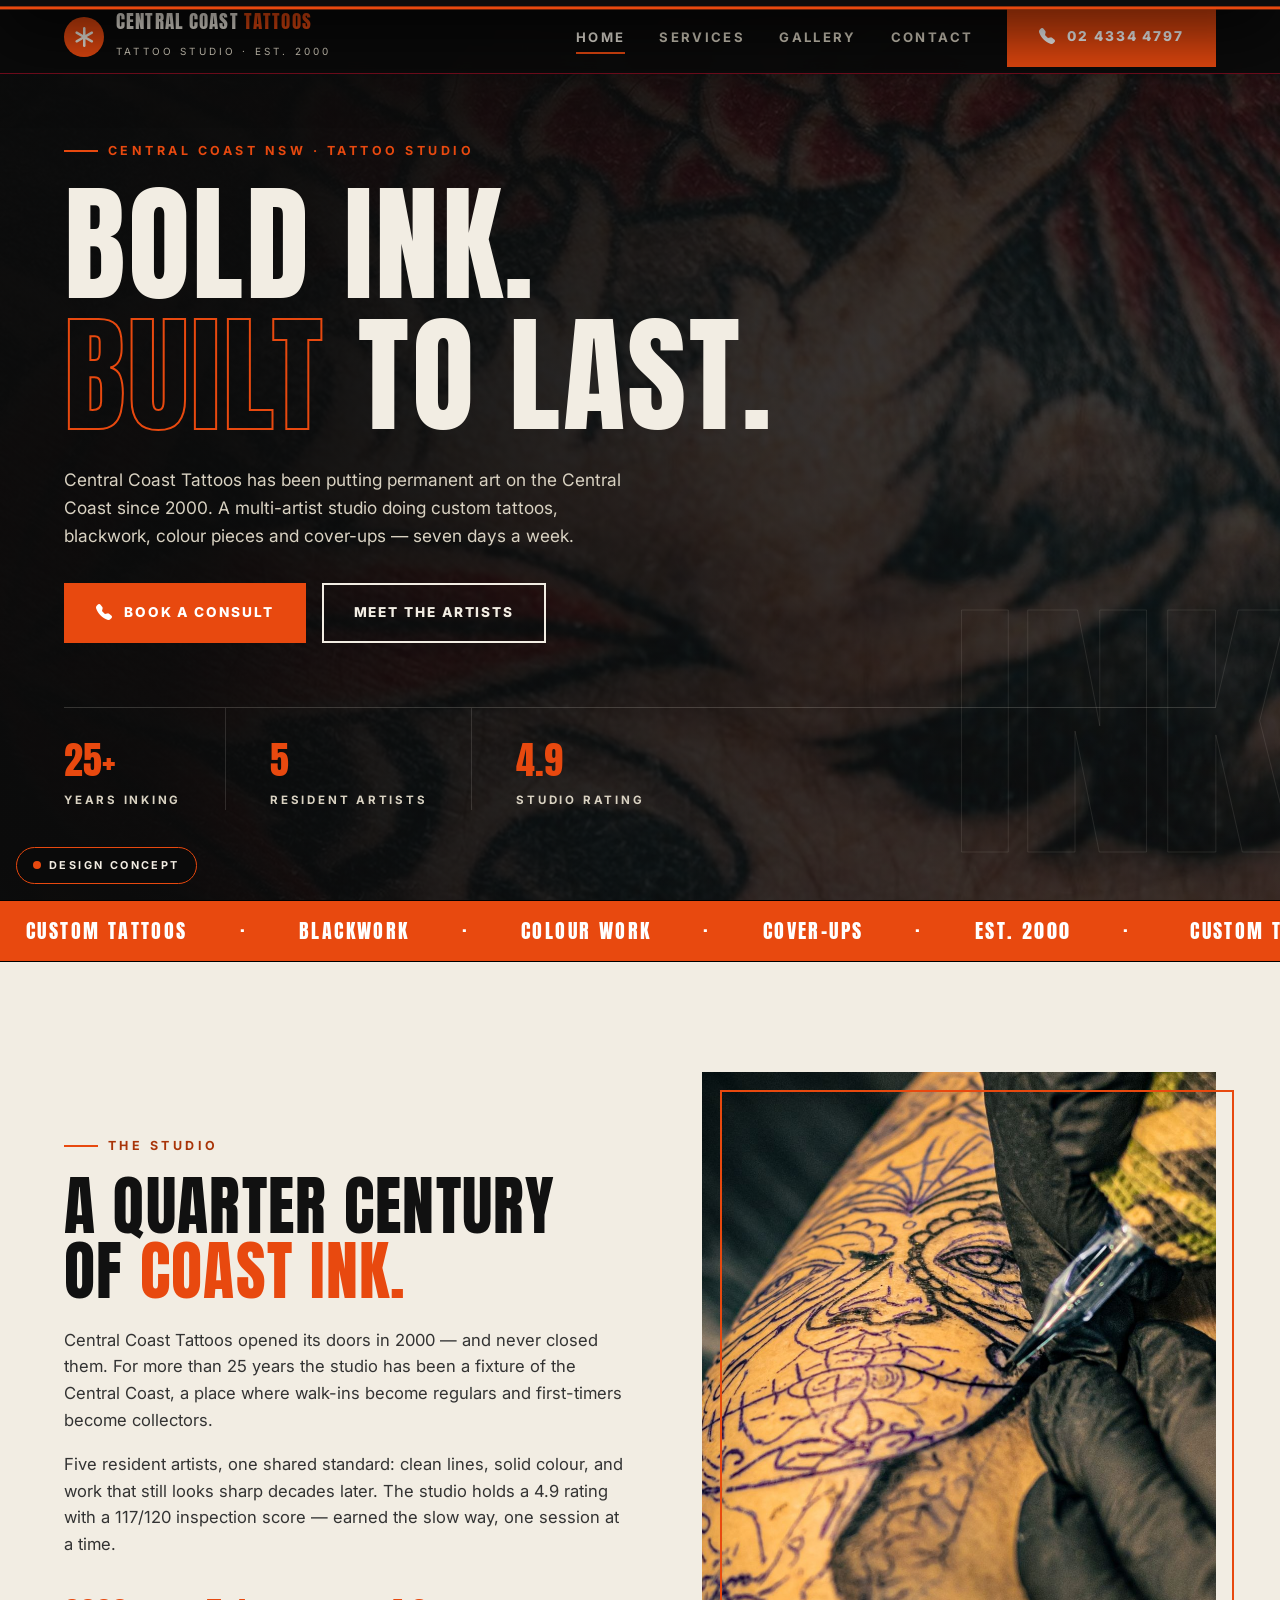
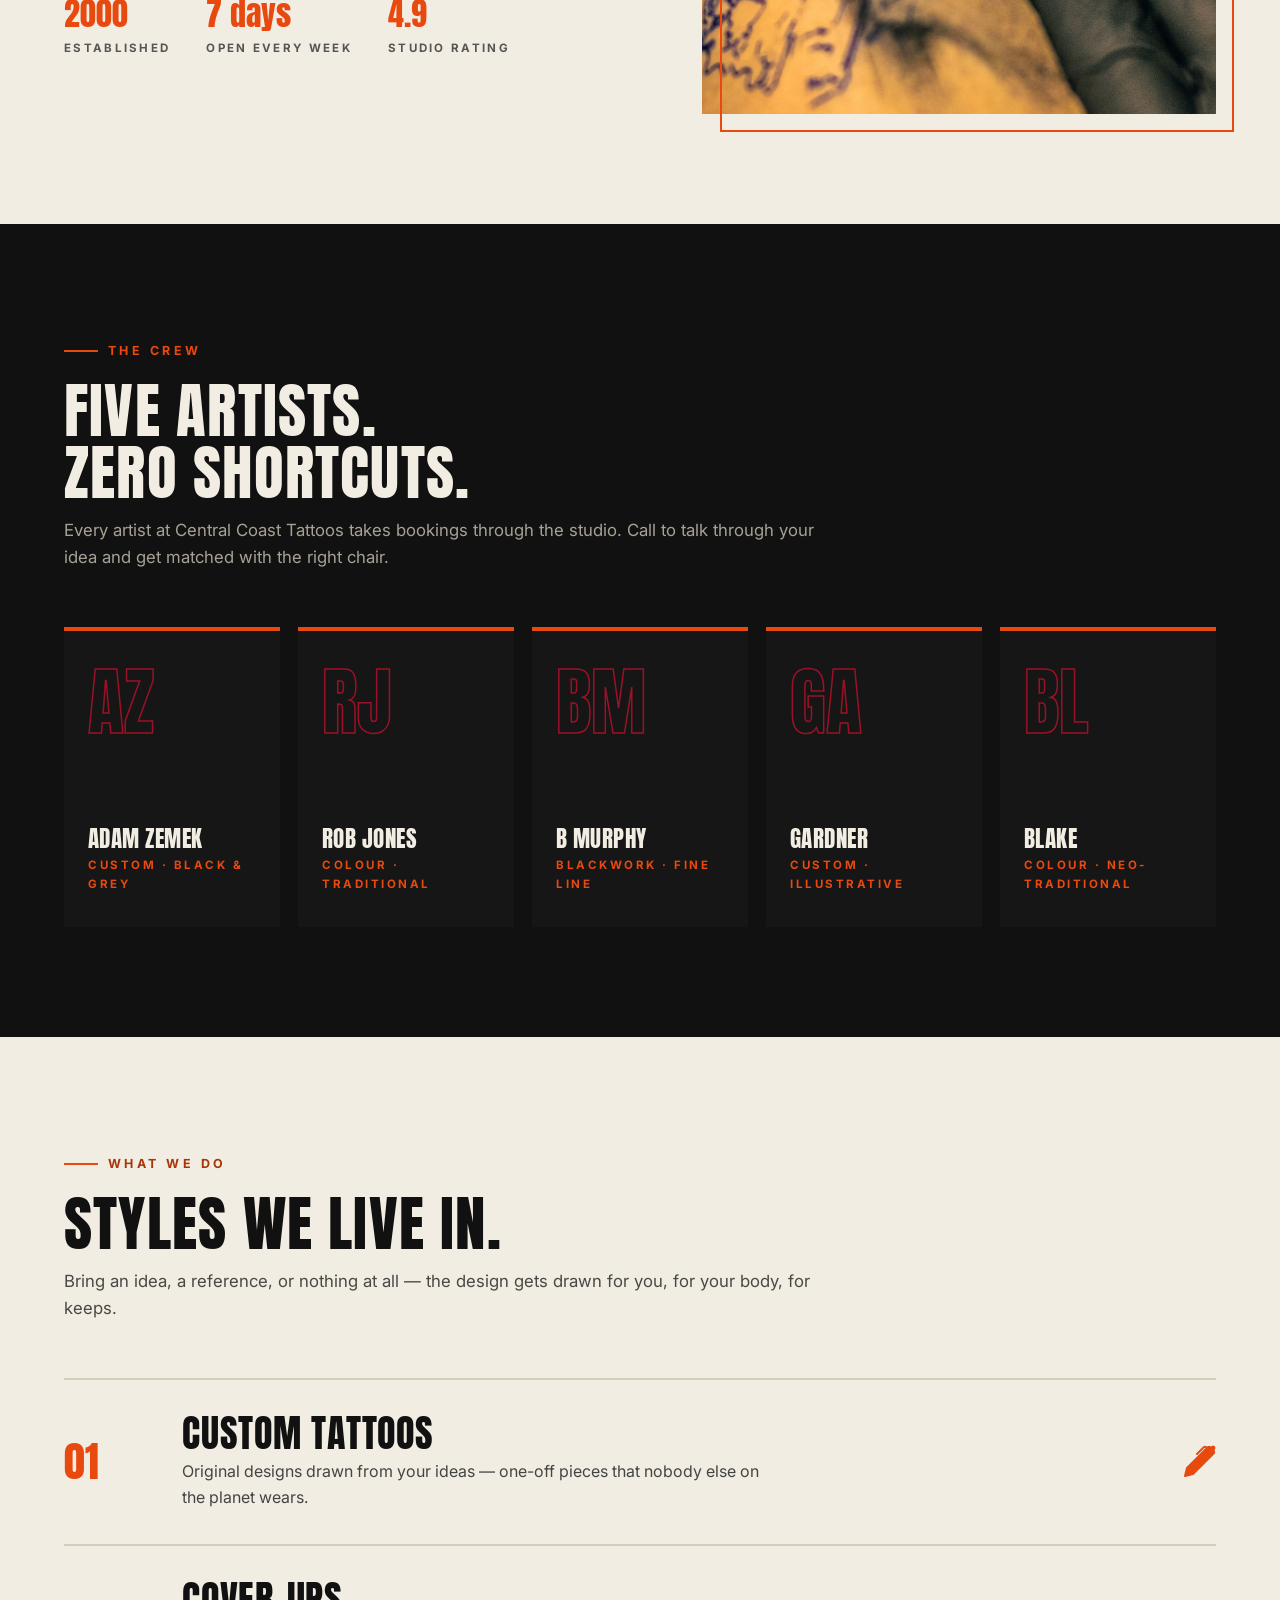
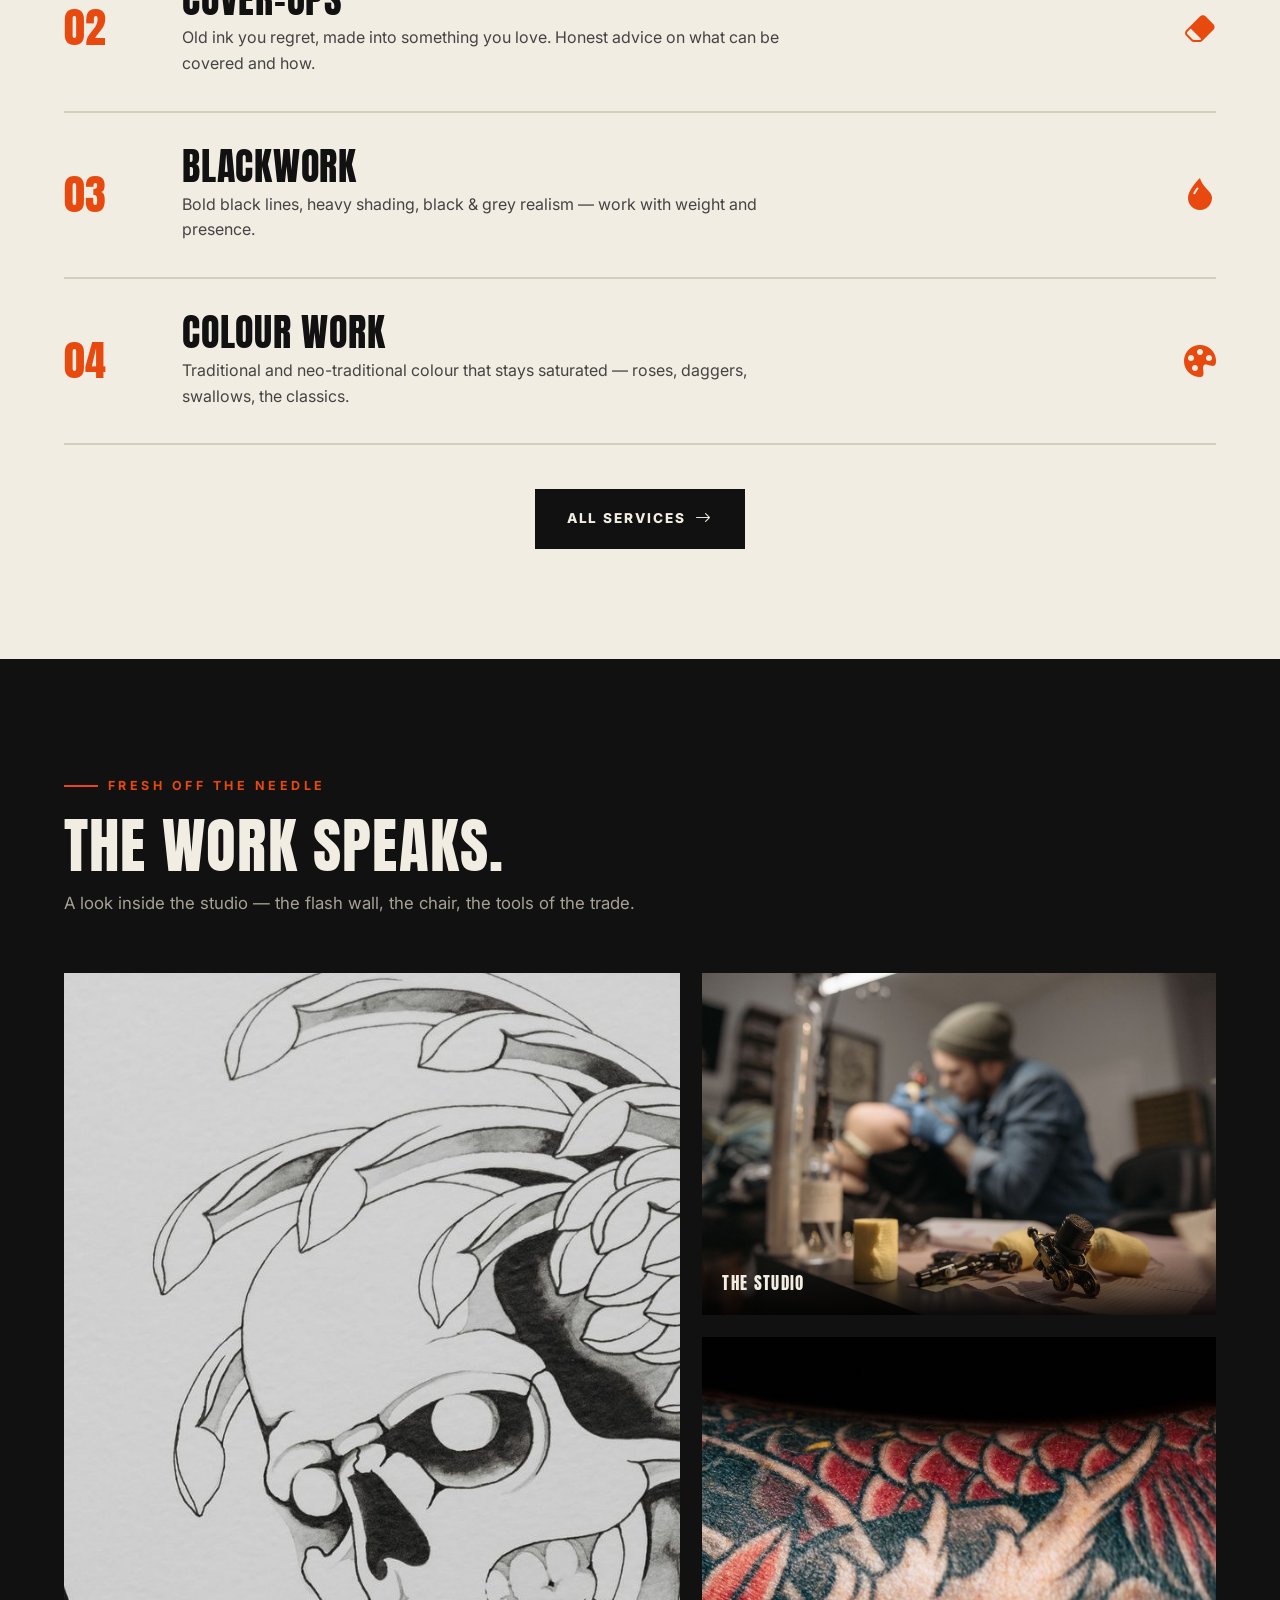
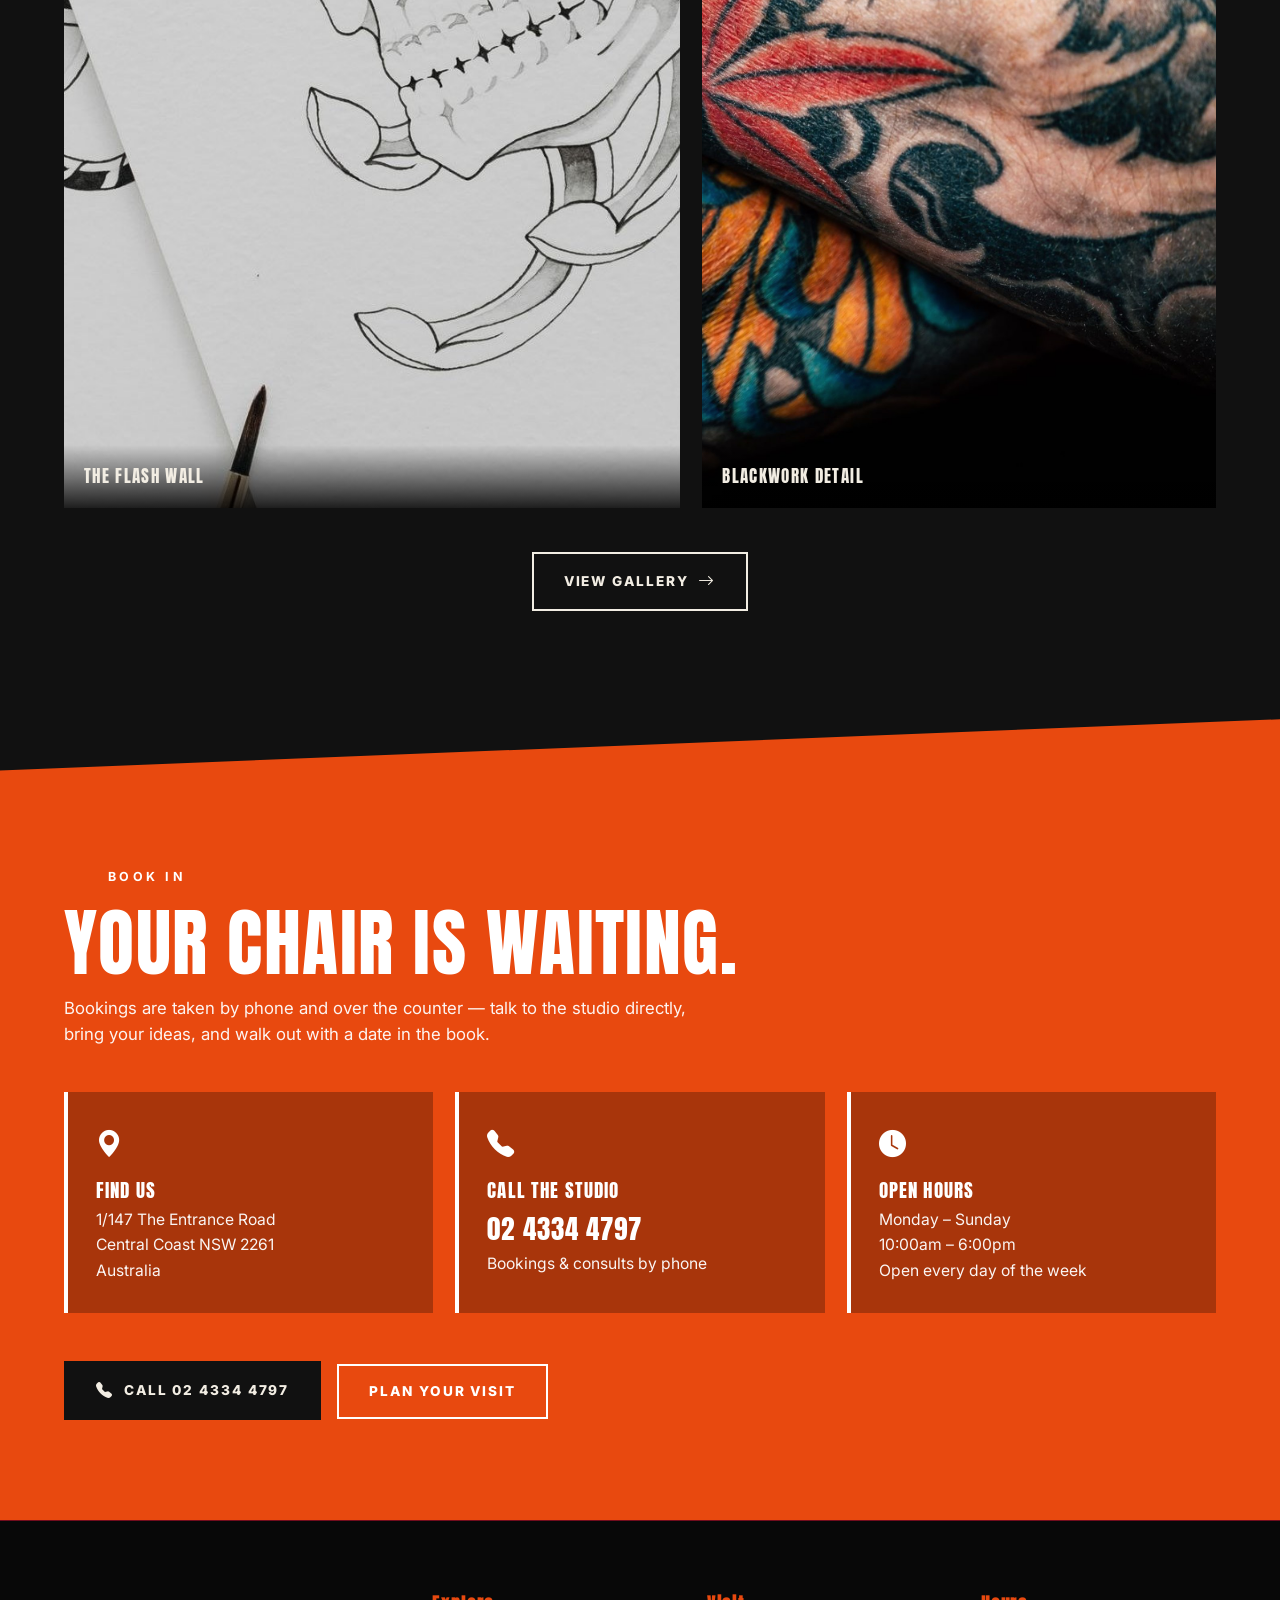
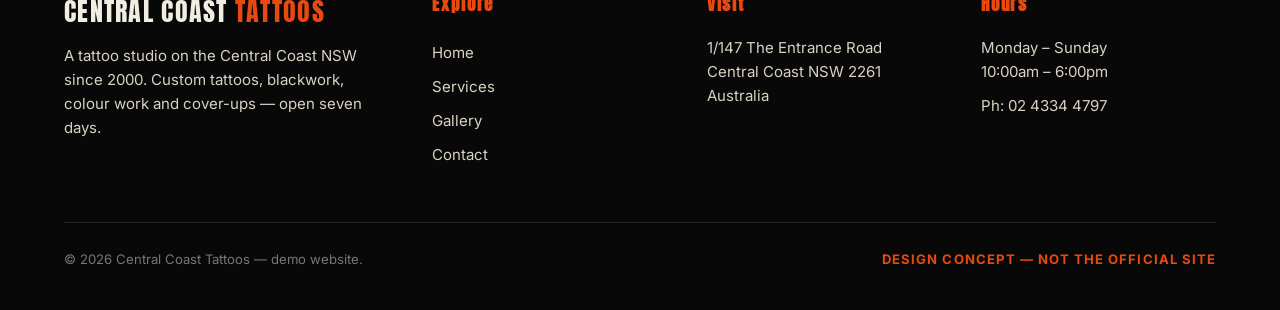
<file: index.html>
<!DOCTYPE html>
<html lang="en-AU">
<head>
<meta charset="UTF-8">
<meta name="viewport" content="width=device-width, initial-scale=1.0">
<title>Central Coast Tattoos — Tattoo Studio, Central Coast NSW</title>
<meta name="description" content="Central Coast Tattoos — a tattoo studio on the Central Coast NSW since 2000. Custom tattoos, blackwork, colour work and cover-ups. Call 02 4334 4797.">
<link rel="preconnect" href="https://fonts.googleapis.com">
<link rel="preconnect" href="https://fonts.gstatic.com" crossorigin>
<link href="https://fonts.googleapis.com/css2?family=Anton&family=Inter:wght@400;500;600;700;800&display=swap" rel="stylesheet">
<link rel="stylesheet" href="vendor/bootstrap-icons/bootstrap-icons.min.css">
<link rel="stylesheet" href="styles.css">
<link rel="icon" type="image/png" href="favicon.png">
<link rel="apple-touch-icon" href="apple-touch-icon.png">
<noscript><style>.reveal{opacity:1 !important;transform:none !important}</style></noscript>
</head>
<body>

<header class="site-header">
  <div class="wrap header-inner">
    <a class="brand" href="index.html" aria-label="Central Coast Tattoos home">
      <span class="brand-mark"><i class="bi bi-asterisk"></i></span>
      <span>
        <span class="brand-name">CENTRAL COAST <span>TATTOOS</span></span><br>
        <span class="brand-sub">Tattoo Studio · Est. 2000</span>
      </span>
    </a>
    <nav class="main-nav" aria-label="Primary">
      <a class="nav-link active" href="index.html">Home</a>
      <a class="nav-link" href="services.html">Services</a>
      <a class="nav-link" href="gallery.html">Gallery</a>
      <a class="nav-link" href="contact.html">Contact</a>
      <a class="btn header-cta" href="tel:+61243344797"><i class="bi bi-telephone-fill"></i>02 4334 4797</a>
    </nav>
    <button class="hamburger" id="hamburger" aria-label="Open menu" aria-expanded="false" aria-controls="mobileNav">
      <i class="bi bi-list"></i>
    </button>
  </div>
</header>
<nav class="mobile-nav" id="mobileNav" aria-label="Mobile">
  <a href="index.html" class="active">Home</a>
  <a href="services.html">Services</a>
  <a href="gallery.html">Gallery</a>
  <a href="contact.html">Contact</a>
  <a class="btn" href="tel:+61243344797"><i class="bi bi-telephone-fill"></i>Call 02 4334 4797</a>
</nav>

<div class="concept-badge"><span class="dot"></span>Design concept</div>

<main>
  <!-- 1 · HERO -->
  <section class="hero">
    <div class="hero-bg" role="img" aria-label="Illustration of a heavily tattooed arm"></div>
    <div class="hero-veil"></div>
    <div class="hero-watermark" aria-hidden="true">Ink</div>
    <div class="hero-content">
      <span class="kicker">Central Coast NSW · Tattoo Studio</span>
      <h1>Bold ink.<br><span class="stroke">Built</span> to last.</h1>
      <p class="lede">Central Coast Tattoos has been putting permanent art on the Central Coast since 2000. A multi-artist studio doing custom tattoos, blackwork, colour pieces and cover-ups — seven days a week.</p>
      <div class="hero-ctas">
        <a class="btn" href="tel:+61243344797"><i class="bi bi-telephone-fill"></i>Book a consult</a>
        <a class="btn ghost" href="#artists">Meet the artists</a>
      </div>
      <div class="hero-stats">
        <div class="stat"><div class="num">25+</div><div class="lbl">Years inking</div></div>
        <div class="stat"><div class="num">5</div><div class="lbl">Resident artists</div></div>
        <div class="stat"><div class="num">4.9</div><div class="lbl">Studio rating</div></div>
      </div>
    </div>
  </section>

  <!-- marquee divider -->
  <div class="marquee" aria-hidden="true">
    <div class="marquee-track">
      <span>Custom tattoos</span><span>·</span><span>Blackwork</span><span>·</span><span>Colour work</span><span>·</span><span>Cover-ups</span><span>·</span><span>Est. 2000</span><span>·</span>
      <span>Custom tattoos</span><span>·</span><span>Blackwork</span><span>·</span><span>Colour work</span><span>·</span><span>Cover-ups</span><span>·</span><span>Est. 2000</span><span>·</span>
    </div>
  </div>

  <!-- 2 · STUDIO STORY -->
  <section class="bone section-pad">
    <div class="wrap story-grid">
      <div class="story-copy reveal">
        <span class="kicker">The studio</span>
        <h2>A quarter century<br>of <span class="red">coast ink.</span></h2>
        <p>Central Coast Tattoos opened its doors in 2000 — and never closed them. For more than 25 years the studio has been a fixture of the Central Coast, a place where walk-ins become regulars and first-timers become collectors.</p>
        <p>Five resident artists, one shared standard: clean lines, solid colour, and work that still looks sharp decades later. The studio holds a 4.9 rating with a 117/120 inspection score — earned the slow way, one session at a time.</p>
        <div class="story-facts">
          <div class="fact"><div class="n">2000</div><div class="t">Established</div></div>
          <div class="fact"><div class="n">7 days</div><div class="t">Open every week</div></div>
          <div class="fact"><div class="n">4.9</div><div class="t">Studio rating</div></div>
        </div>
      </div>
      <div class="frame reveal" aria-label="Illustration of a tattoo machine and ink pots">
        <img src="images/ink-needle-still-life.jpg" alt="Painterly still life of a tattoo machine with black and red ink pots" loading="lazy">
      </div>
    </div>
  </section>

  <!-- 3 · ARTISTS -->
  <section class="section-pad on-dark" id="artists">
    <div class="wrap">
      <div class="sec-head reveal">
        <span class="kicker">The crew</span>
        <h2>Five artists.<br>Zero shortcuts.</h2>
        <p>Every artist at Central Coast Tattoos takes bookings through the studio. Call to talk through your idea and get matched with the right chair.</p>
      </div>
      <div class="artist-grid">
        <article class="artist-card reveal"><span class="mono" aria-hidden="true">AZ</span><h3>Adam Zemek</h3><p class="style">Custom · Black &amp; grey</p></article>
        <article class="artist-card reveal"><span class="mono" aria-hidden="true">RJ</span><h3>Rob Jones</h3><p class="style">Colour · Traditional</p></article>
        <article class="artist-card reveal"><span class="mono" aria-hidden="true">BM</span><h3>B Murphy</h3><p class="style">Blackwork · Fine line</p></article>
        <article class="artist-card reveal"><span class="mono" aria-hidden="true">GA</span><h3>Gardner</h3><p class="style">Custom · Illustrative</p></article>
        <article class="artist-card reveal"><span class="mono" aria-hidden="true">BL</span><h3>Blake</h3><p class="style">Colour · Neo-traditional</p></article>
      </div>
    </div>
  </section>

  <!-- 4 · STYLES / SERVICES -->
  <section class="bone section-pad">
    <div class="wrap">
      <div class="sec-head reveal">
        <span class="kicker">What we do</span>
        <h2>Styles we live in.</h2>
        <p>Bring an idea, a reference, or nothing at all — the design gets drawn for you, for your body, for keeps.</p>
      </div>
      <div class="reveal">
        <div class="style-row">
          <span class="idx">01</span>
          <div><h3>Custom tattoos</h3><p>Original designs drawn from your ideas — one-off pieces that nobody else on the planet wears.</p></div>
          <i class="bi bi-pen-fill"></i>
        </div>
        <div class="style-row">
          <span class="idx">02</span>
          <div><h3>Cover-ups</h3><p>Old ink you regret, made into something you love. Honest advice on what can be covered and how.</p></div>
          <i class="bi bi-eraser-fill"></i>
        </div>
        <div class="style-row">
          <span class="idx">03</span>
          <div><h3>Blackwork</h3><p>Bold black lines, heavy shading, black &amp; grey realism — work with weight and presence.</p></div>
          <i class="bi bi-droplet-fill"></i>
        </div>
        <div class="style-row">
          <span class="idx">04</span>
          <div><h3>Colour work</h3><p>Traditional and neo-traditional colour that stays saturated — roses, daggers, swallows, the classics.</p></div>
          <i class="bi bi-palette-fill"></i>
        </div>
      </div>
      <div class="center reveal"><a class="btn dark" href="services.html">All services <i class="bi bi-arrow-right"></i></a></div>
    </div>
  </section>

  <!-- 5 · GALLERY PREVIEW -->
  <section class="section-pad on-dark">
    <div class="wrap">
      <div class="sec-head reveal">
        <span class="kicker">Fresh off the needle</span>
        <h2>The work speaks.</h2>
        <p>A look inside the studio — the flash wall, the chair, the tools of the trade.</p>
      </div>
      <div class="gprev-grid">
        <div class="gprev-item tall reveal"><img src="images/flash-art-composition.jpg" alt="Illustration of traditional tattoo flash designs on aged paper" loading="lazy"><div class="gprev-cap">The flash wall</div></div>
        <div class="gprev-item reveal"><img src="images/studio-interior.jpg" alt="Moody illustration of the tattoo studio interior with client chair" loading="lazy"><div class="gprev-cap">The studio</div></div>
        <div class="gprev-item reveal"><img src="images/hero-tattooed-arm.jpg" alt="Illustration of a heavily tattooed forearm and fist" loading="lazy"><div class="gprev-cap">Blackwork detail</div></div>
      </div>
      <div class="center reveal"><a class="btn ghost" href="gallery.html">View gallery <i class="bi bi-arrow-right"></i></a></div>
    </div>
  </section>

  <!-- 6 · BOOKING / VISIT BAND -->
  <section class="visit">
    <div class="wrap">
      <div class="reveal">
        <span class="kicker" style="color:#fff">Book in</span>
        <h2>Your chair is waiting.</h2>
        <p class="lede">Bookings are taken by phone and over the counter — talk to the studio directly, bring your ideas, and walk out with a date in the book.</p>
      </div>
      <div class="visit-grid">
        <div class="visit-card reveal">
          <i class="bi bi-geo-alt-fill"></i>
          <h3>Find us</h3>
          <p>1/147 The Entrance Road<br>Central Coast NSW 2261<br>Australia</p>
        </div>
        <div class="visit-card reveal">
          <i class="bi bi-telephone-fill"></i>
          <h3>Call the studio</h3>
          <a class="tel" href="tel:+61243344797">02 4334 4797</a>
          <p>Bookings &amp; consults by phone</p>
        </div>
        <div class="visit-card reveal">
          <i class="bi bi-clock-fill"></i>
          <h3>Open hours</h3>
          <p>Monday – Sunday<br>10:00am – 6:00pm<br>Open every day of the week</p>
        </div>
      </div>
      <div class="reveal">
        <a class="btn dark" href="tel:+61243344797"><i class="bi bi-telephone-fill"></i>Call 02 4334 4797</a>
        &nbsp;&nbsp;
        <a class="btn ghost" style="border-color:#fff;color:#fff" href="contact.html">Plan your visit</a>
      </div>
    </div>
  </section>
</main>

<footer>
  <div class="wrap">
    <div class="foot-grid">
      <div>
        <div class="foot-brand">CENTRAL COAST <span>TATTOOS</span></div>
        <p>A tattoo studio on the Central Coast NSW since 2000. Custom tattoos, blackwork, colour work and cover-ups — open seven days.</p>
      </div>
      <div>
        <h4>Explore</h4>
        <a href="index.html">Home</a>
        <a href="services.html">Services</a>
        <a href="gallery.html">Gallery</a>
        <a href="contact.html">Contact</a>
      </div>
      <div>
        <h4>Visit</h4>
        <p>1/147 The Entrance Road<br>Central Coast NSW 2261<br>Australia</p>
      </div>
      <div>
        <h4>Hours</h4>
        <p>Monday – Sunday<br>10:00am – 6:00pm</p>
        <p style="margin-top:10px">Ph: <a href="tel:+61243344797" style="display:inline">02 4334 4797</a></p>
      </div>
    </div>
    <div class="foot-bottom">
      <span>© <span id="year">2026</span> Central Coast Tattoos — demo website.</span>
      <span class="demo-note">DESIGN CONCEPT — NOT THE OFFICIAL SITE</span>
    </div>
  </div>
</footer>

<script>
(function(){
  var btn=document.getElementById('hamburger'), nav=document.getElementById('mobileNav'), icon=btn.querySelector('i');
  btn.addEventListener('click',function(){
    var open=nav.classList.toggle('open');
    btn.setAttribute('aria-expanded',open);
    btn.setAttribute('aria-label',open?'Close menu':'Open menu');
    icon.className=open?'bi bi-x':'bi bi-list';
  });
  nav.querySelectorAll('a').forEach(function(a){a.addEventListener('click',function(){nav.classList.remove('open');btn.setAttribute('aria-expanded','false');icon.className='bi bi-list';});});
  document.getElementById('year').textContent=new Date().getFullYear();
  var io=new IntersectionObserver(function(es){es.forEach(function(e){if(e.isIntersecting){e.target.classList.add('in');io.unobserve(e.target);}})},{threshold:.12});
  document.querySelectorAll('.reveal').forEach(function(el){io.observe(el);});
})();
</script>
</body>
</html>
</file>
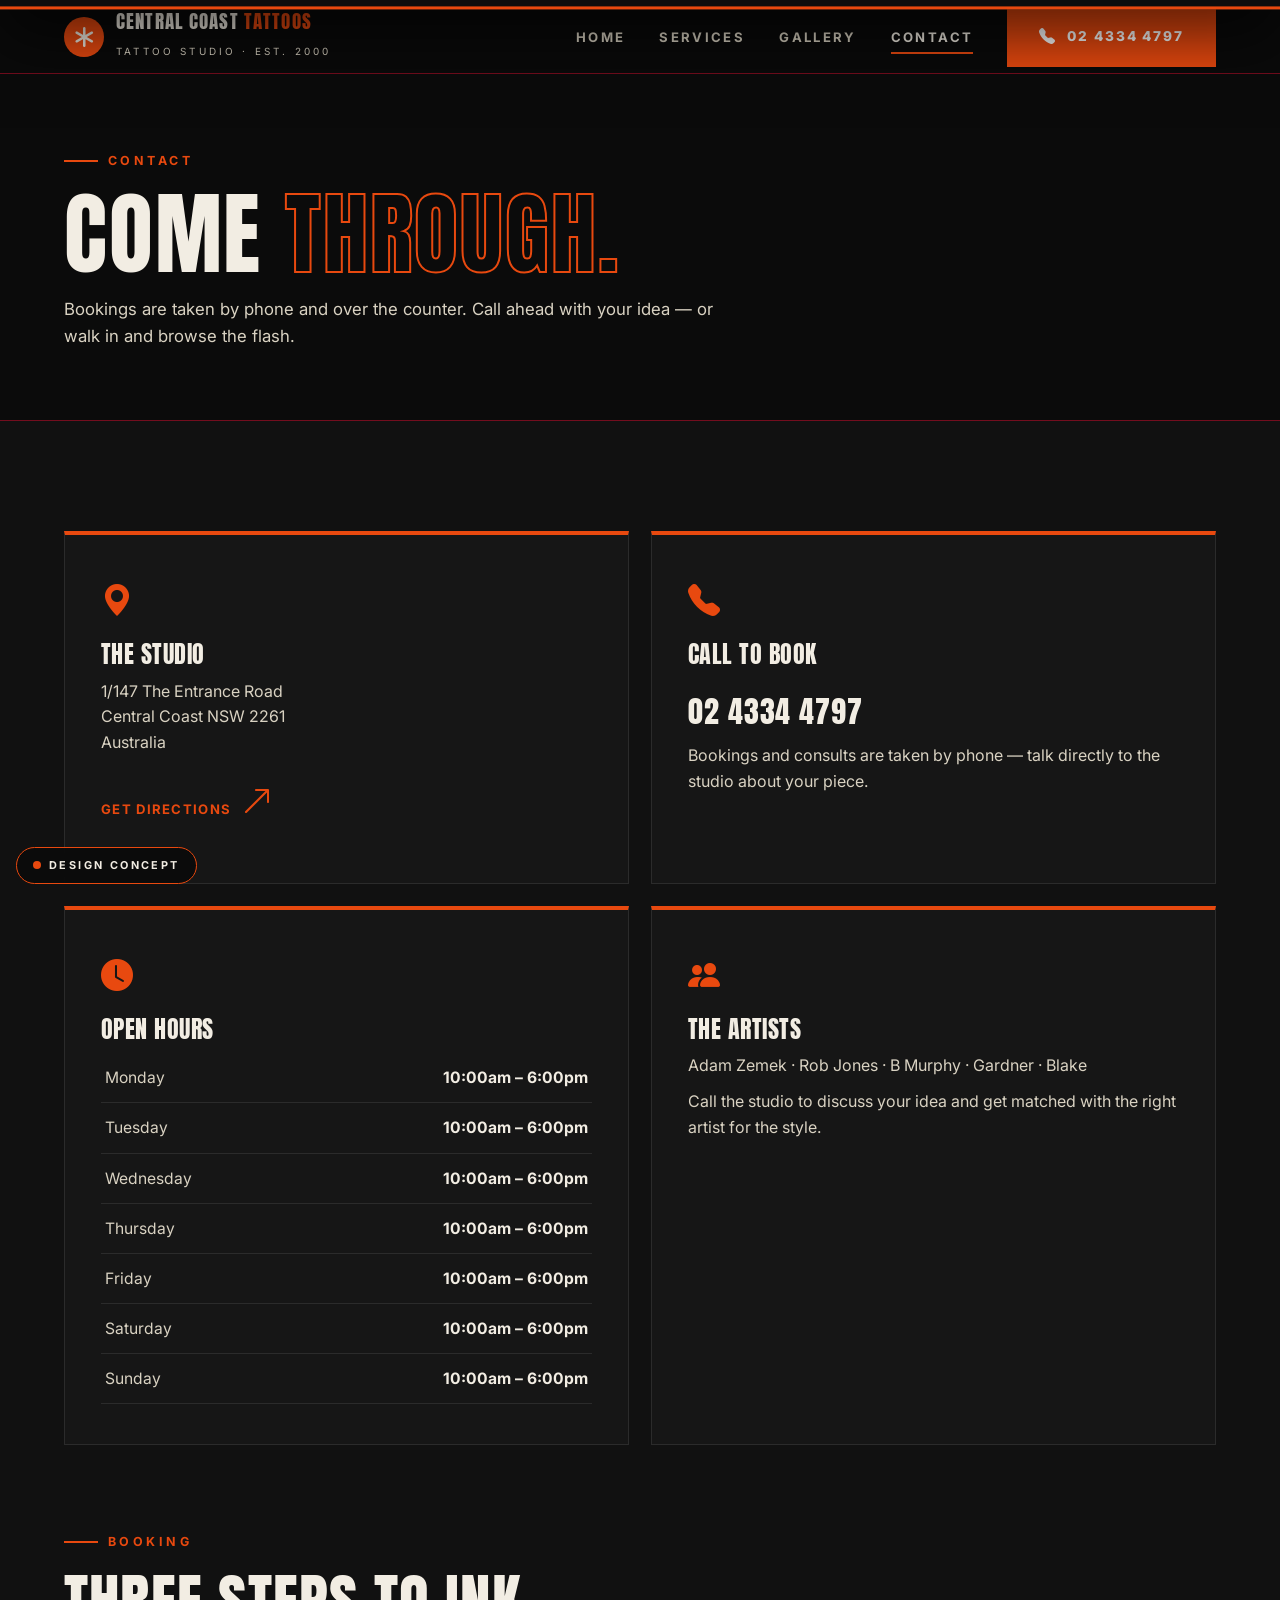
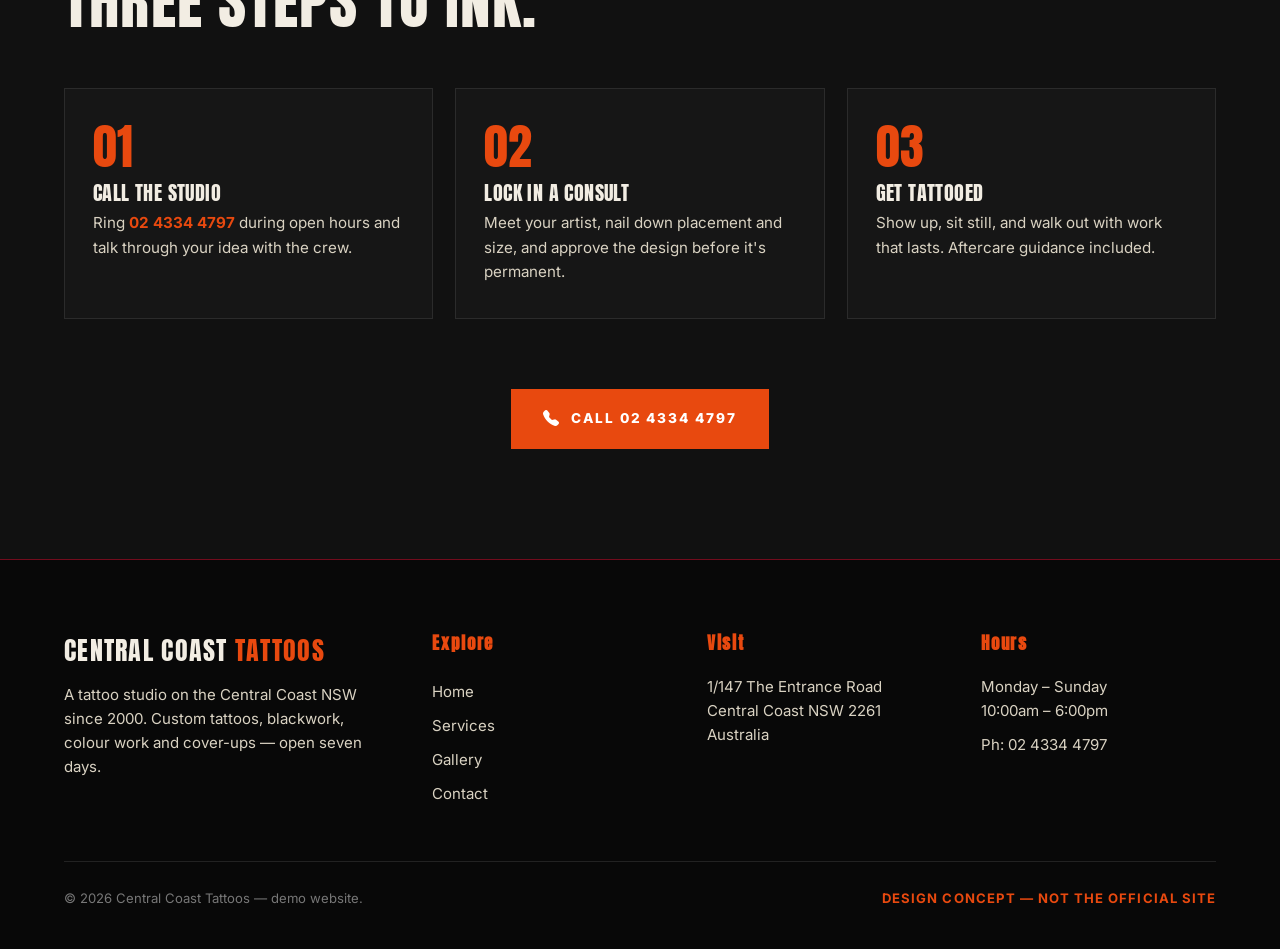
<file: contact.html>
<!DOCTYPE html>
<html lang="en-AU">
<head>
<meta charset="UTF-8">
<meta name="viewport" content="width=device-width, initial-scale=1.0">
<title>Contact &amp; Visit — Central Coast Tattoos</title>
<meta name="description" content="Visit Central Coast Tattoos at 1/147 The Entrance Road, Central Coast NSW. Open Mon–Sun 10am–6pm. Call 02 4334 4797 to book.">
<link rel="preconnect" href="https://fonts.googleapis.com">
<link rel="preconnect" href="https://fonts.gstatic.com" crossorigin>
<link href="https://fonts.googleapis.com/css2?family=Anton&family=Inter:wght@400;500;600;700;800&display=swap" rel="stylesheet">
<link rel="stylesheet" href="vendor/bootstrap-icons/bootstrap-icons.min.css">
<link rel="stylesheet" href="styles.css">
<link rel="icon" type="image/png" href="favicon.png">
<link rel="apple-touch-icon" href="apple-touch-icon.png">
<noscript><style>.reveal{opacity:1 !important;transform:none !important}</style></noscript>
</head>
<body>

<header class="site-header">
  <div class="wrap header-inner">
    <a class="brand" href="index.html" aria-label="Central Coast Tattoos home">
      <span class="brand-mark"><i class="bi bi-asterisk"></i></span>
      <span>
        <span class="brand-name">CENTRAL COAST <span>TATTOOS</span></span><br>
        <span class="brand-sub">Tattoo Studio · Est. 2000</span>
      </span>
    </a>
    <nav class="main-nav" aria-label="Primary">
      <a class="nav-link" href="index.html">Home</a>
      <a class="nav-link" href="services.html">Services</a>
      <a class="nav-link" href="gallery.html">Gallery</a>
      <a class="nav-link active" href="contact.html">Contact</a>
      <a class="btn header-cta" href="tel:+61243344797"><i class="bi bi-telephone-fill"></i>02 4334 4797</a>
    </nav>
    <button class="hamburger" id="hamburger" aria-label="Open menu" aria-expanded="false" aria-controls="mobileNav">
      <i class="bi bi-list"></i>
    </button>
  </div>
</header>
<nav class="mobile-nav" id="mobileNav" aria-label="Mobile">
  <a href="index.html">Home</a>
  <a href="services.html">Services</a>
  <a href="gallery.html">Gallery</a>
  <a href="contact.html" class="active">Contact</a>
  <a class="btn" href="tel:+61243344797"><i class="bi bi-telephone-fill"></i>Call 02 4334 4797</a>
</nav>

<div class="concept-badge"><span class="dot"></span>Design concept</div>

<main>
  <section class="page-hero">
    <div class="wrap">
      <span class="kicker">Contact</span>
      <h1>Come <span class="stroke">through.</span></h1>
      <p>Bookings are taken by phone and over the counter. Call ahead with your idea — or walk in and browse the flash.</p>
    </div>
  </section>

  <section class="section-pad on-dark">
    <div class="wrap">
      <div class="contact-grid">
        <div class="c-card reveal">
          <i class="bi bi-geo-alt-fill"></i>
          <h3>The studio</h3>
          <p>1/147 The Entrance Road<br>Central Coast NSW 2261<br>Australia</p>
          <a class="map-link" href="https://www.google.com/maps/search/?api=1&query=1%2F147+The+Entrance+Road+Central+Coast+NSW+2261+Australia" target="_blank" rel="noopener">Get directions <i class="bi bi-arrow-up-right"></i></a>
        </div>
        <div class="c-card reveal">
          <i class="bi bi-telephone-fill"></i>
          <h3>Call to book</h3>
          <a class="big" href="tel:+61243344797">02 4334 4797</a>
          <p>Bookings and consults are taken by phone — talk directly to the studio about your piece.</p>
        </div>
        <div class="c-card reveal">
          <i class="bi bi-clock-fill"></i>
          <h3>Open hours</h3>
          <table class="hours-table">
            <tr><td>Monday</td><td>10:00am – 6:00pm</td></tr>
            <tr><td>Tuesday</td><td>10:00am – 6:00pm</td></tr>
            <tr><td>Wednesday</td><td>10:00am – 6:00pm</td></tr>
            <tr><td>Thursday</td><td>10:00am – 6:00pm</td></tr>
            <tr><td>Friday</td><td>10:00am – 6:00pm</td></tr>
            <tr><td>Saturday</td><td>10:00am – 6:00pm</td></tr>
            <tr><td>Sunday</td><td>10:00am – 6:00pm</td></tr>
          </table>
        </div>
        <div class="c-card reveal">
          <i class="bi bi-people-fill"></i>
          <h3>The artists</h3>
          <p>Adam Zemek · Rob Jones · B Murphy · Gardner · Blake</p>
          <p style="margin-top:10px">Call the studio to discuss your idea and get matched with the right artist for the style.</p>
        </div>
      </div>

      <div class="sec-head reveal">
        <span class="kicker">Booking</span>
        <h2>Three steps to ink.</h2>
      </div>
      <div class="booking-steps">
        <div class="step reveal"><div class="n">01</div><h3>Call the studio</h3><p>Ring <a href="tel:+61243344797" style="color:var(--red);font-weight:700">02 4334 4797</a> during open hours and talk through your idea with the crew.</p></div>
        <div class="step reveal"><div class="n">02</div><h3>Lock in a consult</h3><p>Meet your artist, nail down placement and size, and approve the design before it's permanent.</p></div>
        <div class="step reveal"><div class="n">03</div><h3>Get tattooed</h3><p>Show up, sit still, and walk out with work that lasts. Aftercare guidance included.</p></div>
      </div>

      <div class="center reveal" style="margin-top:70px">
        <a class="btn" href="tel:+61243344797"><i class="bi bi-telephone-fill"></i>Call 02 4334 4797</a>
      </div>
    </div>
  </section>
</main>

<footer>
  <div class="wrap">
    <div class="foot-grid">
      <div>
        <div class="foot-brand">CENTRAL COAST <span>TATTOOS</span></div>
        <p>A tattoo studio on the Central Coast NSW since 2000. Custom tattoos, blackwork, colour work and cover-ups — open seven days.</p>
      </div>
      <div>
        <h4>Explore</h4>
        <a href="index.html">Home</a>
        <a href="services.html">Services</a>
        <a href="gallery.html">Gallery</a>
        <a href="contact.html">Contact</a>
      </div>
      <div>
        <h4>Visit</h4>
        <p>1/147 The Entrance Road<br>Central Coast NSW 2261<br>Australia</p>
      </div>
      <div>
        <h4>Hours</h4>
        <p>Monday – Sunday<br>10:00am – 6:00pm</p>
        <p style="margin-top:10px">Ph: <a href="tel:+61243344797" style="display:inline">02 4334 4797</a></p>
      </div>
    </div>
    <div class="foot-bottom">
      <span>© <span id="year">2026</span> Central Coast Tattoos — demo website.</span>
      <span class="demo-note">DESIGN CONCEPT — NOT THE OFFICIAL SITE</span>
    </div>
  </div>
</footer>

<script>
(function(){
  var btn=document.getElementById('hamburger'), nav=document.getElementById('mobileNav'), icon=btn.querySelector('i');
  btn.addEventListener('click',function(){
    var open=nav.classList.toggle('open');
    btn.setAttribute('aria-expanded',open);
    btn.setAttribute('aria-label',open?'Close menu':'Open menu');
    icon.className=open?'bi bi-x':'bi bi-list';
  });
  nav.querySelectorAll('a').forEach(function(a){a.addEventListener('click',function(){nav.classList.remove('open');btn.setAttribute('aria-expanded','false');icon.className='bi bi-list';});});
  document.getElementById('year').textContent=new Date().getFullYear();
  var io=new IntersectionObserver(function(es){es.forEach(function(e){if(e.isIntersecting){e.target.classList.add('in');io.unobserve(e.target);}})},{threshold:.12});
  document.querySelectorAll('.reveal').forEach(function(el){io.observe(el);});
})();
</script>
</body>
</html>
</file>
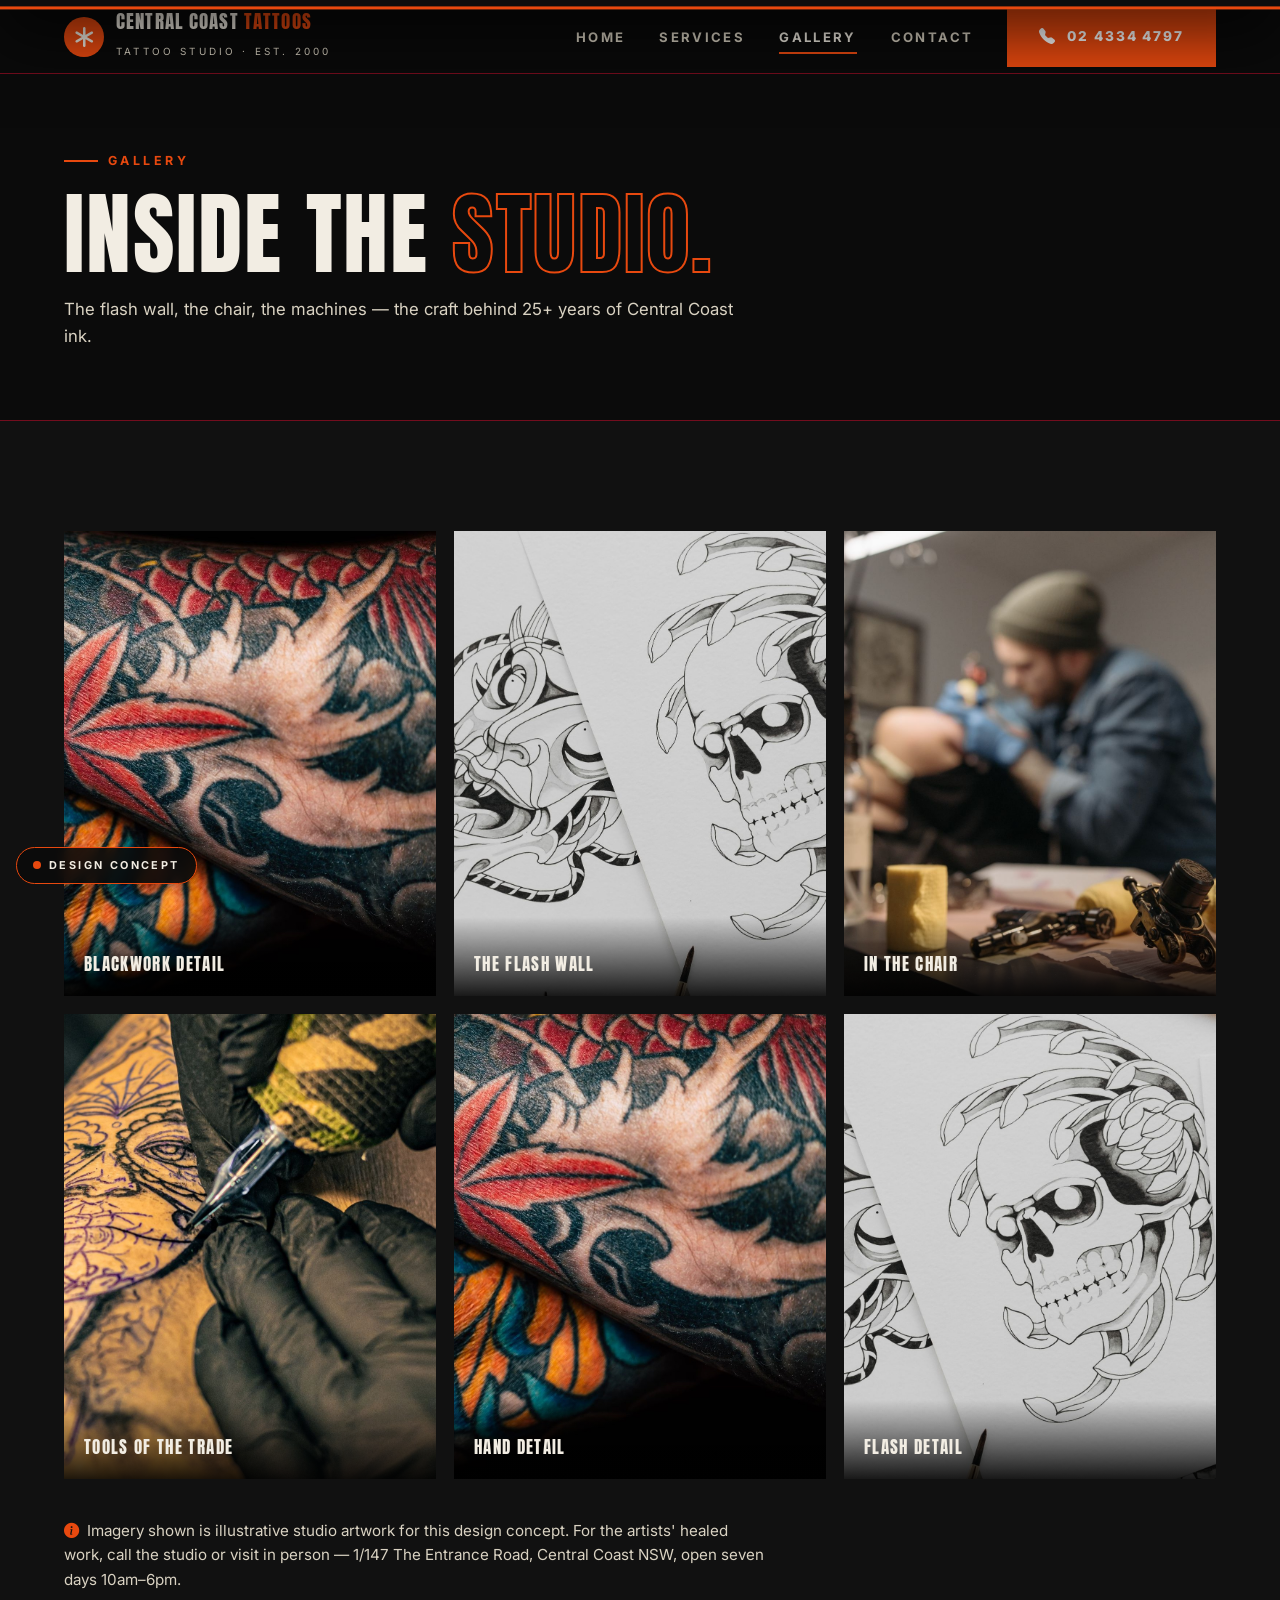
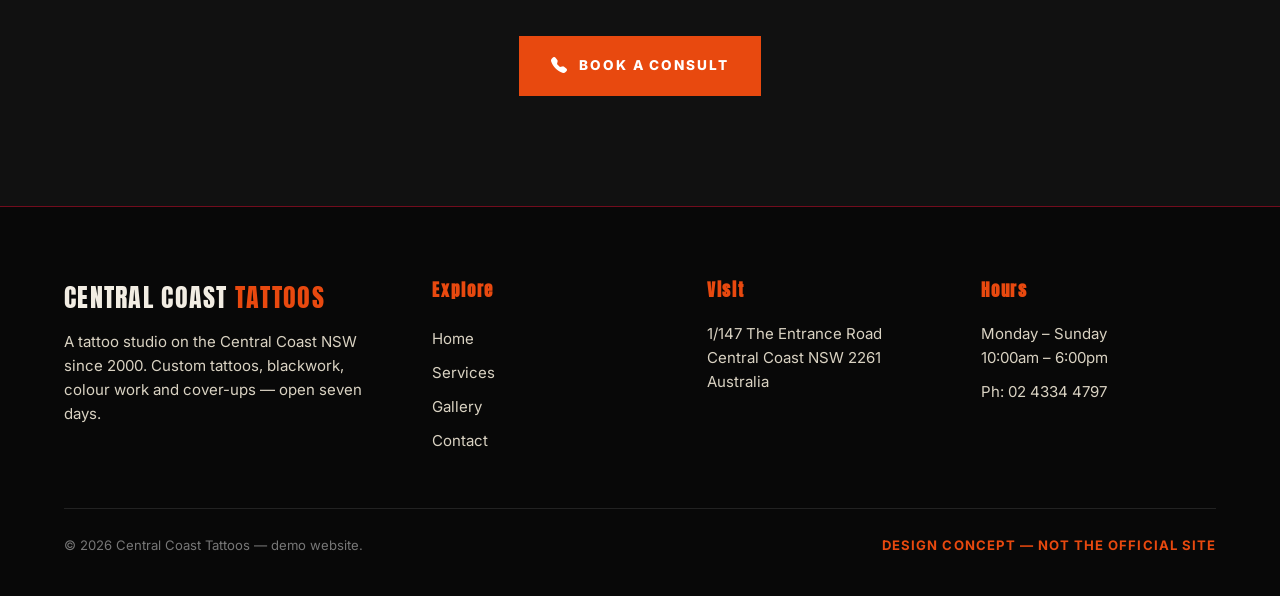
<file: gallery.html>
<!DOCTYPE html>
<html lang="en-AU">
<head>
<meta charset="UTF-8">
<meta name="viewport" content="width=device-width, initial-scale=1.0">
<title>Gallery — Central Coast Tattoos</title>
<meta name="description" content="A look inside Central Coast Tattoos — the studio, the flash wall, and the craft. Central Coast NSW, since 2000.">
<link rel="preconnect" href="https://fonts.googleapis.com">
<link rel="preconnect" href="https://fonts.gstatic.com" crossorigin>
<link href="https://fonts.googleapis.com/css2?family=Anton&family=Inter:wght@400;500;600;700;800&display=swap" rel="stylesheet">
<link rel="stylesheet" href="vendor/bootstrap-icons/bootstrap-icons.min.css">
<link rel="stylesheet" href="styles.css">
<link rel="icon" type="image/png" href="favicon.png">
<link rel="apple-touch-icon" href="apple-touch-icon.png">
<noscript><style>.reveal{opacity:1 !important;transform:none !important}</style></noscript>
</head>
<body>

<header class="site-header">
  <div class="wrap header-inner">
    <a class="brand" href="index.html" aria-label="Central Coast Tattoos home">
      <span class="brand-mark"><i class="bi bi-asterisk"></i></span>
      <span>
        <span class="brand-name">CENTRAL COAST <span>TATTOOS</span></span><br>
        <span class="brand-sub">Tattoo Studio · Est. 2000</span>
      </span>
    </a>
    <nav class="main-nav" aria-label="Primary">
      <a class="nav-link" href="index.html">Home</a>
      <a class="nav-link" href="services.html">Services</a>
      <a class="nav-link active" href="gallery.html">Gallery</a>
      <a class="nav-link" href="contact.html">Contact</a>
      <a class="btn header-cta" href="tel:+61243344797"><i class="bi bi-telephone-fill"></i>02 4334 4797</a>
    </nav>
    <button class="hamburger" id="hamburger" aria-label="Open menu" aria-expanded="false" aria-controls="mobileNav">
      <i class="bi bi-list"></i>
    </button>
  </div>
</header>
<nav class="mobile-nav" id="mobileNav" aria-label="Mobile">
  <a href="index.html">Home</a>
  <a href="services.html">Services</a>
  <a href="gallery.html" class="active">Gallery</a>
  <a href="contact.html">Contact</a>
  <a class="btn" href="tel:+61243344797"><i class="bi bi-telephone-fill"></i>Call 02 4334 4797</a>
</nav>

<div class="concept-badge"><span class="dot"></span>Design concept</div>

<main>
  <section class="page-hero">
    <div class="wrap">
      <span class="kicker">Gallery</span>
      <h1>Inside the <span class="stroke">studio.</span></h1>
      <p>The flash wall, the chair, the machines — the craft behind 25+ years of Central Coast ink.</p>
    </div>
  </section>

  <section class="section-pad on-dark">
    <div class="wrap">
      <div class="gal-grid">
        <div class="gal-item reveal">
          <img src="images/hero-tattooed-arm.jpg" alt="Illustration of a heavily tattooed forearm and fist" loading="lazy">
          <div class="gal-cap">Blackwork detail</div>
        </div>
        <div class="gal-item reveal">
          <img src="images/flash-art-composition.jpg" alt="Illustration of traditional tattoo flash designs on aged paper" loading="lazy">
          <div class="gal-cap">The flash wall</div>
        </div>
        <div class="gal-item reveal">
          <img src="images/studio-interior.jpg" alt="Moody illustration of the tattoo studio interior with client chair" loading="lazy">
          <div class="gal-cap">In the chair</div>
        </div>
        <div class="gal-item reveal">
          <img src="images/ink-needle-still-life.jpg" alt="Painterly still life of a tattoo machine with black and red ink pots" loading="lazy">
          <div class="gal-cap">Tools of the trade</div>
        </div>
        <div class="gal-item reveal">
          <img src="images/hero-tattooed-arm.jpg" alt="Close detail of tattooed hand and wrist illustration" loading="lazy" style="object-position:50% 85%">
          <div class="gal-cap">Hand detail</div>
        </div>
        <div class="gal-item reveal">
          <img src="images/flash-art-composition.jpg" alt="Detail of traditional flash motifs illustration" loading="lazy" style="object-position:50% 15%">
          <div class="gal-cap">Flash detail</div>
        </div>
      </div>
      <p class="gal-note reveal"><i class="bi bi-info-circle-fill"></i>Imagery shown is illustrative studio artwork for this design concept. For the artists' healed work, call the studio or visit in person — 1/147 The Entrance Road, Central Coast NSW, open seven days 10am–6pm.</p>
      <div class="center reveal">
        <a class="btn" href="tel:+61243344797"><i class="bi bi-telephone-fill"></i>Book a consult</a>
      </div>
    </div>
  </section>
</main>

<footer>
  <div class="wrap">
    <div class="foot-grid">
      <div>
        <div class="foot-brand">CENTRAL COAST <span>TATTOOS</span></div>
        <p>A tattoo studio on the Central Coast NSW since 2000. Custom tattoos, blackwork, colour work and cover-ups — open seven days.</p>
      </div>
      <div>
        <h4>Explore</h4>
        <a href="index.html">Home</a>
        <a href="services.html">Services</a>
        <a href="gallery.html">Gallery</a>
        <a href="contact.html">Contact</a>
      </div>
      <div>
        <h4>Visit</h4>
        <p>1/147 The Entrance Road<br>Central Coast NSW 2261<br>Australia</p>
      </div>
      <div>
        <h4>Hours</h4>
        <p>Monday – Sunday<br>10:00am – 6:00pm</p>
        <p style="margin-top:10px">Ph: <a href="tel:+61243344797" style="display:inline">02 4334 4797</a></p>
      </div>
    </div>
    <div class="foot-bottom">
      <span>© <span id="year">2026</span> Central Coast Tattoos — demo website.</span>
      <span class="demo-note">DESIGN CONCEPT — NOT THE OFFICIAL SITE</span>
    </div>
  </div>
</footer>

<script>
(function(){
  var btn=document.getElementById('hamburger'), nav=document.getElementById('mobileNav'), icon=btn.querySelector('i');
  btn.addEventListener('click',function(){
    var open=nav.classList.toggle('open');
    btn.setAttribute('aria-expanded',open);
    btn.setAttribute('aria-label',open?'Close menu':'Open menu');
    icon.className=open?'bi bi-x':'bi bi-list';
  });
  nav.querySelectorAll('a').forEach(function(a){a.addEventListener('click',function(){nav.classList.remove('open');btn.setAttribute('aria-expanded','false');icon.className='bi bi-list';});});
  document.getElementById('year').textContent=new Date().getFullYear();
  var io=new IntersectionObserver(function(es){es.forEach(function(e){if(e.isIntersecting){e.target.classList.add('in');io.unobserve(e.target);}})},{threshold:.12});
  document.querySelectorAll('.reveal').forEach(function(el){io.observe(el);});
})();
</script>
</body>
</html>
</file>
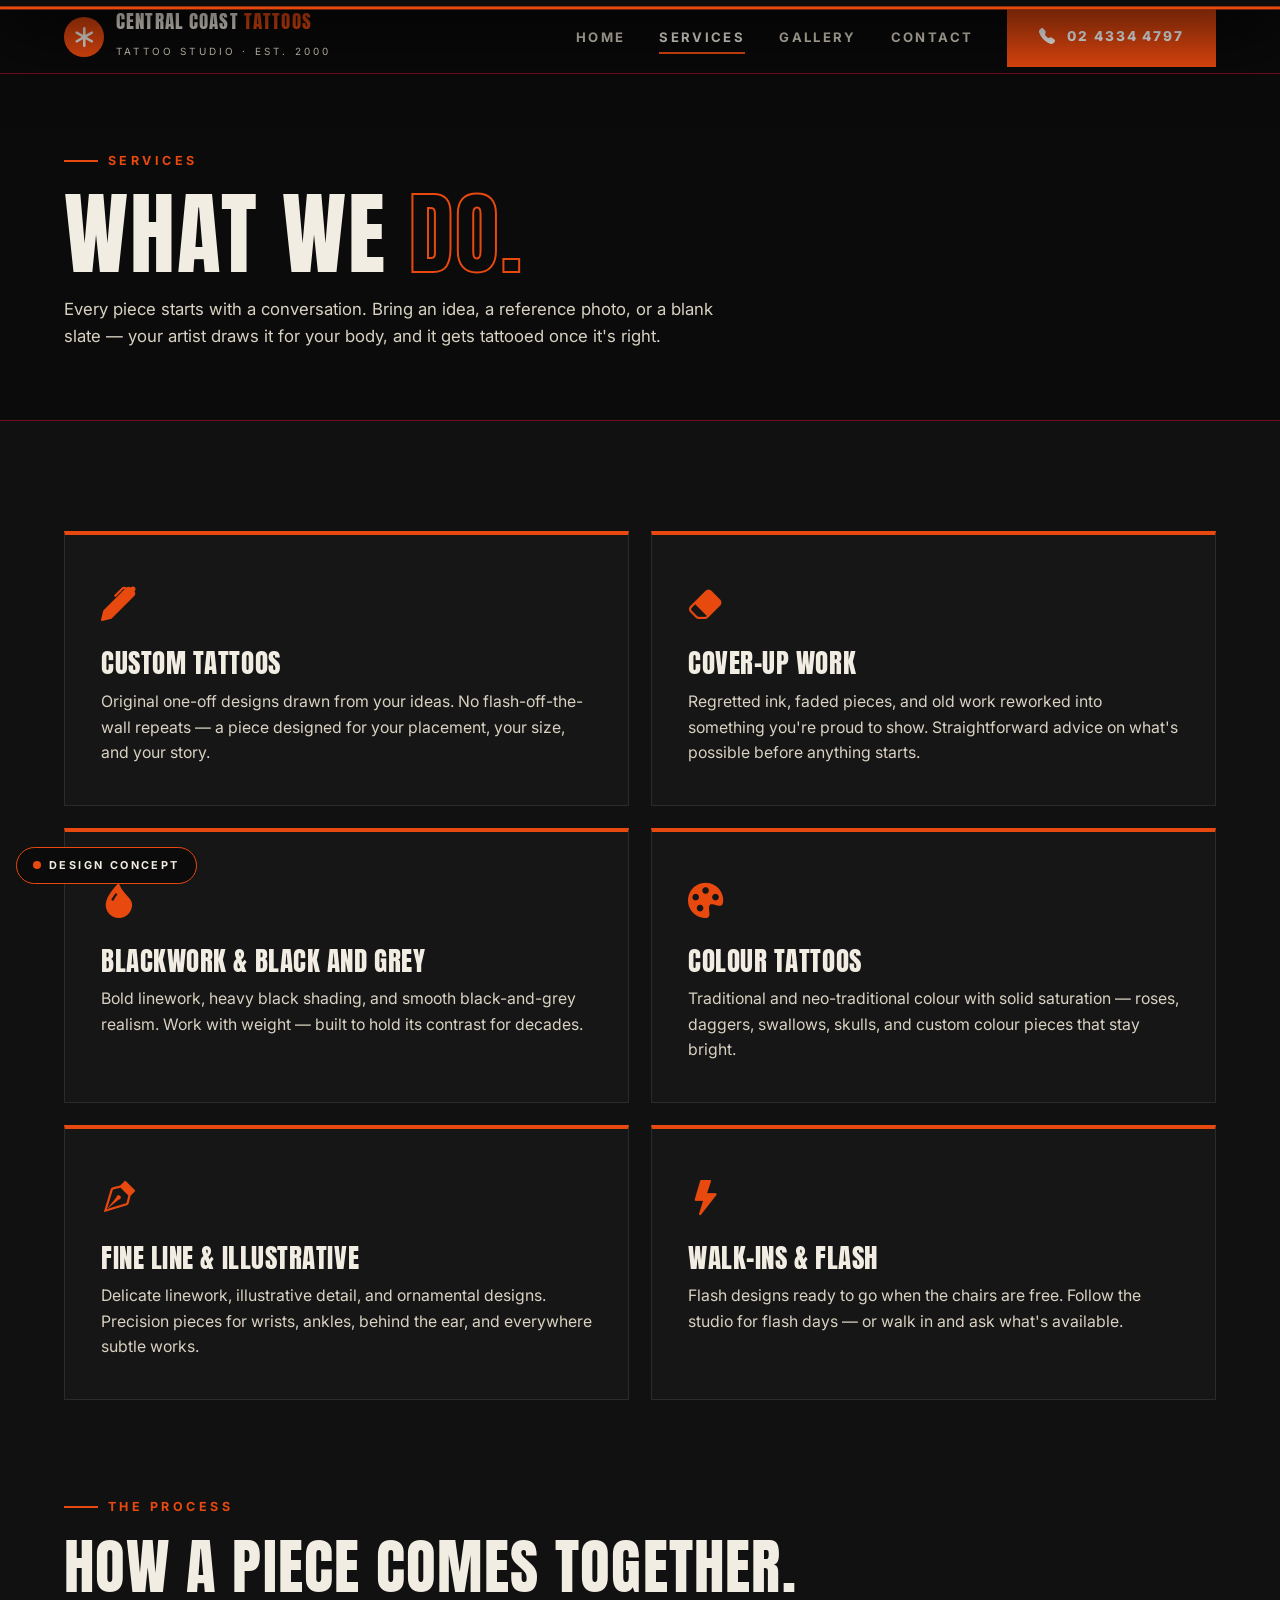
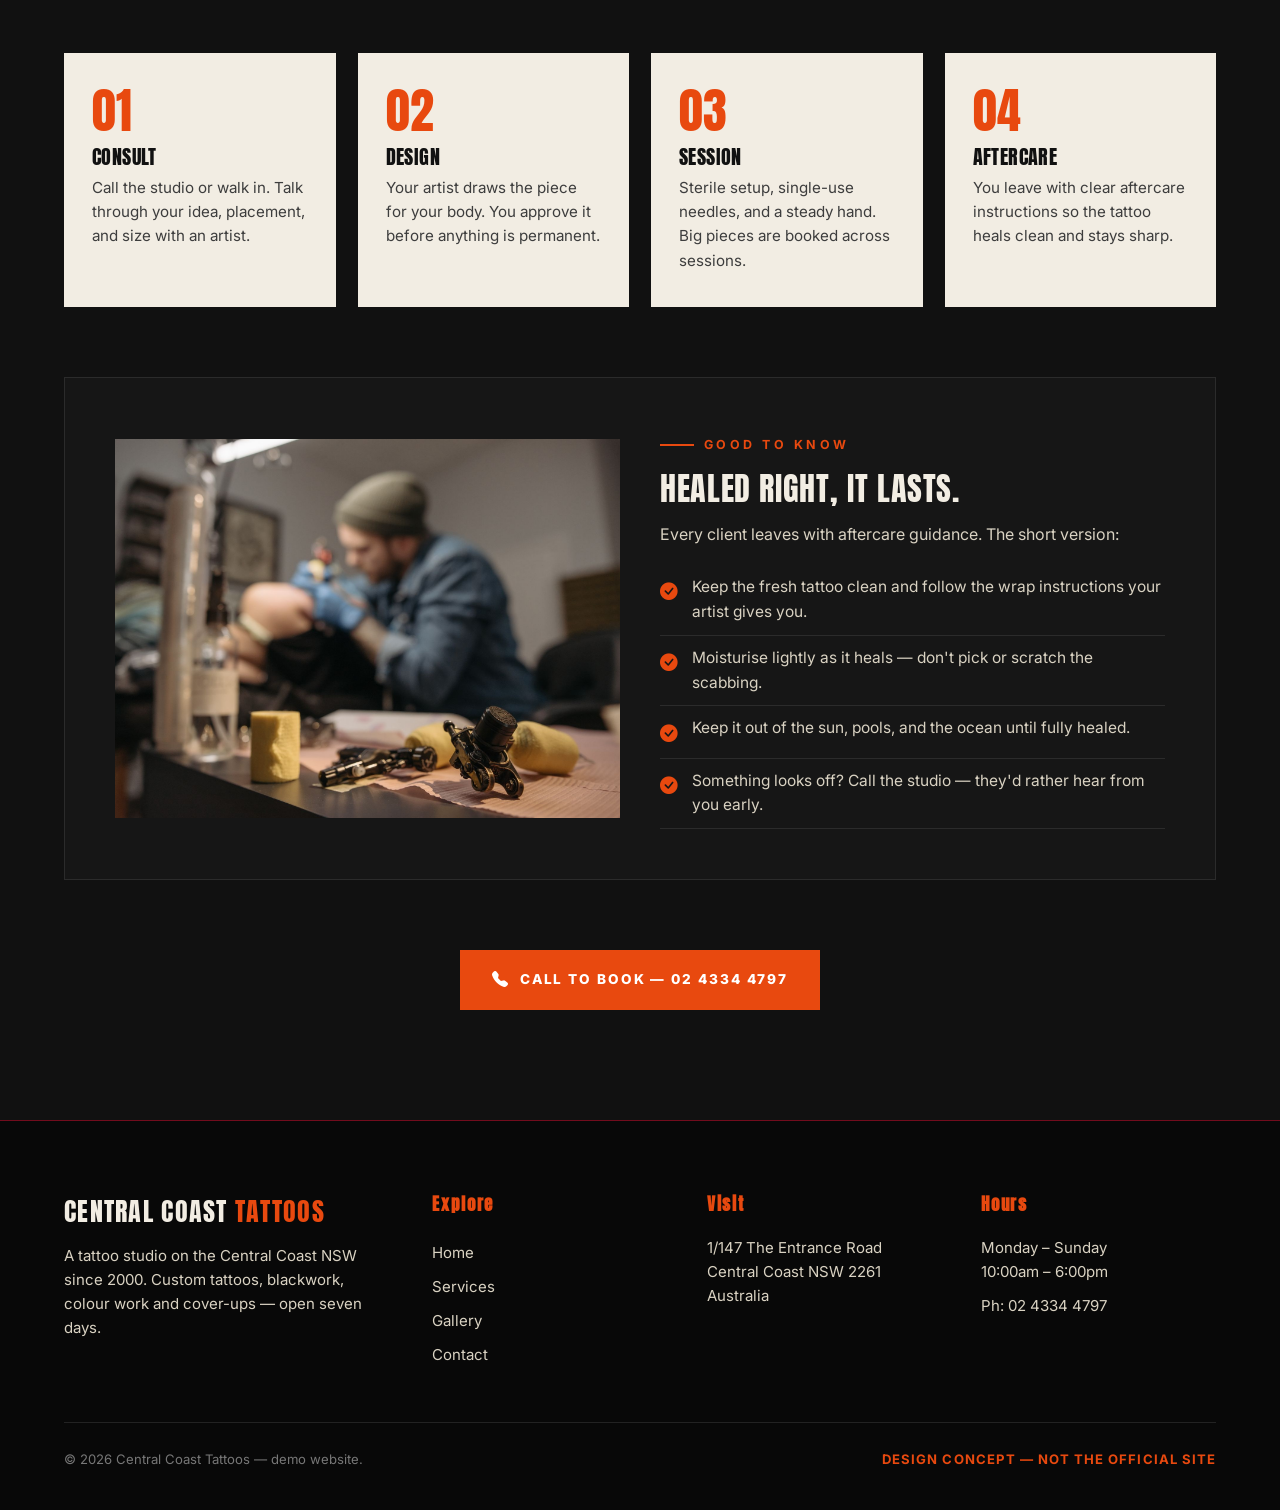
<file: services.html>
<!DOCTYPE html>
<html lang="en-AU">
<head>
<meta charset="UTF-8">
<meta name="viewport" content="width=device-width, initial-scale=1.0">
<title>Services — Central Coast Tattoos</title>
<meta name="description" content="Custom tattoos, cover-ups, blackwork, colour work and more at Central Coast Tattoos, Central Coast NSW. Call 02 4334 4797.">
<link rel="preconnect" href="https://fonts.googleapis.com">
<link rel="preconnect" href="https://fonts.gstatic.com" crossorigin>
<link href="https://fonts.googleapis.com/css2?family=Anton&family=Inter:wght@400;500;600;700;800&display=swap" rel="stylesheet">
<link rel="stylesheet" href="vendor/bootstrap-icons/bootstrap-icons.min.css">
<link rel="stylesheet" href="styles.css">
<link rel="icon" type="image/png" href="favicon.png">
<link rel="apple-touch-icon" href="apple-touch-icon.png">
<noscript><style>.reveal{opacity:1 !important;transform:none !important}</style></noscript>
</head>
<body>

<header class="site-header">
  <div class="wrap header-inner">
    <a class="brand" href="index.html" aria-label="Central Coast Tattoos home">
      <span class="brand-mark"><i class="bi bi-asterisk"></i></span>
      <span>
        <span class="brand-name">CENTRAL COAST <span>TATTOOS</span></span><br>
        <span class="brand-sub">Tattoo Studio · Est. 2000</span>
      </span>
    </a>
    <nav class="main-nav" aria-label="Primary">
      <a class="nav-link" href="index.html">Home</a>
      <a class="nav-link active" href="services.html">Services</a>
      <a class="nav-link" href="gallery.html">Gallery</a>
      <a class="nav-link" href="contact.html">Contact</a>
      <a class="btn header-cta" href="tel:+61243344797"><i class="bi bi-telephone-fill"></i>02 4334 4797</a>
    </nav>
    <button class="hamburger" id="hamburger" aria-label="Open menu" aria-expanded="false" aria-controls="mobileNav">
      <i class="bi bi-list"></i>
    </button>
  </div>
</header>
<nav class="mobile-nav" id="mobileNav" aria-label="Mobile">
  <a href="index.html">Home</a>
  <a href="services.html" class="active">Services</a>
  <a href="gallery.html">Gallery</a>
  <a href="contact.html">Contact</a>
  <a class="btn" href="tel:+61243344797"><i class="bi bi-telephone-fill"></i>Call 02 4334 4797</a>
</nav>

<div class="concept-badge"><span class="dot"></span>Design concept</div>

<main>
  <section class="page-hero">
    <div class="wrap">
      <span class="kicker">Services</span>
      <h1>What we <span class="stroke">do.</span></h1>
      <p>Every piece starts with a conversation. Bring an idea, a reference photo, or a blank slate — your artist draws it for your body, and it gets tattooed once it's right.</p>
    </div>
  </section>

  <section class="section-pad on-dark">
    <div class="wrap">
      <div class="svc-grid">
        <article class="svc-card reveal">
          <i class="bi bi-pen-fill"></i>
          <h3>Custom tattoos</h3>
          <p>Original one-off designs drawn from your ideas. No flash-off-the-wall repeats — a piece designed for your placement, your size, and your story.</p>
        </article>
        <article class="svc-card reveal">
          <i class="bi bi-eraser-fill"></i>
          <h3>Cover-up work</h3>
          <p>Regretted ink, faded pieces, and old work reworked into something you're proud to show. Straightforward advice on what's possible before anything starts.</p>
        </article>
        <article class="svc-card reveal">
          <i class="bi bi-droplet-fill"></i>
          <h3>Blackwork &amp; black and grey</h3>
          <p>Bold linework, heavy black shading, and smooth black-and-grey realism. Work with weight — built to hold its contrast for decades.</p>
        </article>
        <article class="svc-card reveal">
          <i class="bi bi-palette-fill"></i>
          <h3>Colour tattoos</h3>
          <p>Traditional and neo-traditional colour with solid saturation — roses, daggers, swallows, skulls, and custom colour pieces that stay bright.</p>
        </article>
        <article class="svc-card reveal">
          <i class="bi bi-vector-pen"></i>
          <h3>Fine line &amp; illustrative</h3>
          <p>Delicate linework, illustrative detail, and ornamental designs. Precision pieces for wrists, ankles, behind the ear, and everywhere subtle works.</p>
        </article>
        <article class="svc-card reveal">
          <i class="bi bi-lightning-fill"></i>
          <h3>Walk-ins &amp; flash</h3>
          <p>Flash designs ready to go when the chairs are free. Follow the studio for flash days — or walk in and ask what's available.</p>
        </article>
      </div>

      <div class="sec-head reveal">
        <span class="kicker">The process</span>
        <h2>How a piece comes together.</h2>
      </div>
      <div class="process">
        <div class="step reveal"><div class="n">01</div><h3>Consult</h3><p>Call the studio or walk in. Talk through your idea, placement, and size with an artist.</p></div>
        <div class="step reveal"><div class="n">02</div><h3>Design</h3><p>Your artist draws the piece for your body. You approve it before anything is permanent.</p></div>
        <div class="step reveal"><div class="n">03</div><h3>Session</h3><p>Sterile setup, single-use needles, and a steady hand. Big pieces are booked across sessions.</p></div>
        <div class="step reveal"><div class="n">04</div><h3>Aftercare</h3><p>You leave with clear aftercare instructions so the tattoo heals clean and stays sharp.</p></div>
      </div>

      <div class="aftercare reveal">
        <img src="images/studio-interior.jpg" alt="Moody illustration of the tattoo studio interior" loading="lazy">
        <div>
          <span class="kicker">Good to know</span>
          <h2>Healed right, it lasts.</h2>
          <p style="color:var(--bone-dim)">Every client leaves with aftercare guidance. The short version:</p>
          <ul>
            <li><i class="bi bi-check-circle-fill"></i>Keep the fresh tattoo clean and follow the wrap instructions your artist gives you.</li>
            <li><i class="bi bi-check-circle-fill"></i>Moisturise lightly as it heals — don't pick or scratch the scabbing.</li>
            <li><i class="bi bi-check-circle-fill"></i>Keep it out of the sun, pools, and the ocean until fully healed.</li>
            <li><i class="bi bi-check-circle-fill"></i>Something looks off? Call the studio — they'd rather hear from you early.</li>
          </ul>
        </div>
      </div>

      <div class="center reveal" style="margin-top:70px">
        <a class="btn" href="tel:+61243344797"><i class="bi bi-telephone-fill"></i>Call to book — 02 4334 4797</a>
      </div>
    </div>
  </section>
</main>

<footer>
  <div class="wrap">
    <div class="foot-grid">
      <div>
        <div class="foot-brand">CENTRAL COAST <span>TATTOOS</span></div>
        <p>A tattoo studio on the Central Coast NSW since 2000. Custom tattoos, blackwork, colour work and cover-ups — open seven days.</p>
      </div>
      <div>
        <h4>Explore</h4>
        <a href="index.html">Home</a>
        <a href="services.html">Services</a>
        <a href="gallery.html">Gallery</a>
        <a href="contact.html">Contact</a>
      </div>
      <div>
        <h4>Visit</h4>
        <p>1/147 The Entrance Road<br>Central Coast NSW 2261<br>Australia</p>
      </div>
      <div>
        <h4>Hours</h4>
        <p>Monday – Sunday<br>10:00am – 6:00pm</p>
        <p style="margin-top:10px">Ph: <a href="tel:+61243344797" style="display:inline">02 4334 4797</a></p>
      </div>
    </div>
    <div class="foot-bottom">
      <span>© <span id="year">2026</span> Central Coast Tattoos — demo website.</span>
      <span class="demo-note">DESIGN CONCEPT — NOT THE OFFICIAL SITE</span>
    </div>
  </div>
</footer>

<script>
(function(){
  var btn=document.getElementById('hamburger'), nav=document.getElementById('mobileNav'), icon=btn.querySelector('i');
  btn.addEventListener('click',function(){
    var open=nav.classList.toggle('open');
    btn.setAttribute('aria-expanded',open);
    btn.setAttribute('aria-label',open?'Close menu':'Open menu');
    icon.className=open?'bi bi-x':'bi bi-list';
  });
  nav.querySelectorAll('a').forEach(function(a){a.addEventListener('click',function(){nav.classList.remove('open');btn.setAttribute('aria-expanded','false');icon.className='bi bi-list';});});
  document.getElementById('year').textContent=new Date().getFullYear();
  var io=new IntersectionObserver(function(es){es.forEach(function(e){if(e.isIntersecting){e.target.classList.add('in');io.unobserve(e.target);}})},{threshold:.12});
  document.querySelectorAll('.reveal').forEach(function(el){io.observe(el);});
})();
</script>
</body>
</html>
</file>
<file: styles.css>
/* CENTRAL COAST TATTOOS — demo site stylesheet
   Palette: near-black #111111 · bone #F2EDE3 · burnt orange #E8490F
   Display: Anton (uppercase) · Body: Inter */
:root{
  --black:#111111;
  --coal:#0b0b0b;
  --bone:#F2EDE3;
  --bone-dim:#d9d2c2;
  --red:#E8490F;
  --red-deep:#A93408;
  --grey:#232323;
  --header-h:74px;
}
*{margin:0;padding:0;box-sizing:border-box}
html{scroll-behavior:smooth}
body{
  font-family:'Inter',system-ui,-apple-system,sans-serif;
  background:var(--black);
  color:var(--bone);
  line-height:1.6;
  overflow-x:hidden;
}
img{max-width:100%;display:block}
a{color:inherit;text-decoration:none}
h1,h2,h3,.display{font-family:'Anton',Impact,sans-serif;font-weight:400;text-transform:uppercase;letter-spacing:.02em;line-height:1.02}
.wrap{max-width:1200px;margin:0 auto;padding:0 24px}
.kicker{
  display:inline-flex;align-items:center;gap:10px;
  font-size:.78rem;font-weight:700;letter-spacing:.28em;text-transform:uppercase;
  color:var(--red);margin-bottom:18px;
}
.kicker::before{content:"";width:34px;height:2px;background:var(--red);display:inline-block}

/* ---------- header ---------- */
.site-header{
  position:fixed;top:0;left:0;right:0;height:var(--header-h);z-index:9000;
  background:rgba(11,11,11,.94);backdrop-filter:blur(8px);
  border-bottom:1px solid rgba(200,16,46,.55);
}
.header-inner{height:var(--header-h);display:flex;align-items:center;justify-content:space-between;gap:20px}
.brand{display:flex;align-items:center;gap:12px}
.brand-mark{
  width:40px;height:40px;border-radius:50%;background:var(--red);color:var(--bone);
  display:flex;align-items:center;justify-content:center;font-size:1.25rem;flex:none;
}
.brand-name{font-family:'Anton',Impact,sans-serif;font-size:1.18rem;letter-spacing:.06em;line-height:1}
.brand-name span{color:var(--red)}
.brand-sub{font-size:.62rem;letter-spacing:.32em;color:var(--bone-dim);text-transform:uppercase}
.main-nav{display:flex;align-items:center;gap:34px}
.main-nav a.nav-link{
  font-size:.82rem;font-weight:700;letter-spacing:.18em;text-transform:uppercase;color:var(--bone-dim);
  padding:6px 0;position:relative;transition:color .25s;
}
.main-nav a.nav-link::after{content:"";position:absolute;left:0;bottom:0;height:2px;width:0;background:var(--red);transition:width .25s}
.main-nav a.nav-link:hover,.main-nav a.nav-link.active{color:var(--bone)}
.main-nav a.nav-link:hover::after,.main-nav a.nav-link.active::after{width:100%}
.btn{
  display:inline-flex;align-items:center;gap:10px;
  font-weight:800;font-size:.85rem;letter-spacing:.14em;text-transform:uppercase;
  padding:15px 30px;border:2px solid var(--red);background:var(--red);color:#fff;
  transition:background .25s,transform .25s,box-shadow .25s;cursor:pointer;
}
.btn:hover{background:var(--red-deep);border-color:var(--red-deep);transform:translateY(-2px);box-shadow:0 12px 28px rgba(200,16,46,.35)}
.btn.ghost{background:transparent;color:var(--bone);border-color:var(--bone)}
.btn.ghost:hover{background:var(--bone);color:var(--black);box-shadow:none}
.btn.dark{background:var(--black);border-color:var(--black);color:var(--bone)}
.btn.dark:hover{background:#000;box-shadow:0 12px 28px rgba(0,0,0,.5)}
.btn .bi{font-size:1rem}
.hamburger{
  display:none;background:none;border:0;color:var(--bone);font-size:1.9rem;cursor:pointer;
  padding:8px;line-height:1;z-index:9600;position:relative;
}
/* mobile dropdown nav — z-index sits above page content but below header bar so the X stays tappable */
.mobile-nav{
  position:fixed;top:var(--header-h);left:0;right:0;z-index:9500;
  background:#0d0d0d;border-bottom:3px solid var(--red);
  transform:translateY(-115%);transition:transform .32s ease;
  padding:10px 24px 30px;box-shadow:0 30px 60px rgba(0,0,0,.6);
}
.mobile-nav.open{transform:translateY(0)}
.mobile-nav a{display:block;padding:16px 4px;font-family:'Anton',Impact,sans-serif;font-size:1.6rem;letter-spacing:.05em;text-transform:uppercase;border-bottom:1px solid #222;color:var(--bone)}
.mobile-nav a.active,.mobile-nav a:hover{color:var(--red)}
.mobile-nav .btn{margin-top:18px;width:100%;justify-content:center}

/* ---------- concept badge ---------- */
.concept-badge{
  position:fixed;left:16px;bottom:16px;z-index:8000;
  display:inline-flex;align-items:center;gap:8px;
  background:rgba(11,11,11,.88);border:1px solid var(--red);color:var(--bone);
  font-size:.68rem;font-weight:700;letter-spacing:.22em;text-transform:uppercase;
  padding:9px 16px;border-radius:999px;backdrop-filter:blur(6px);
}
.concept-badge .dot{width:8px;height:8px;border-radius:50%;background:var(--red);flex:none;animation:pulse 2s infinite}
@keyframes pulse{0%,100%{opacity:1}50%{opacity:.35}}

/* ---------- hero ---------- */
.hero{position:relative;min-height:100svh;display:flex;align-items:center;padding:calc(var(--header-h) + 60px) 0 90px;overflow:hidden}
.hero-bg{position:absolute;inset:0;background:url('images/hero-tattooed-arm.jpg') center 20%/cover no-repeat;opacity:.34}
.hero-veil{position:absolute;inset:0;background:linear-gradient(100deg,rgba(11,11,11,.96) 20%,rgba(11,11,11,.55) 55%,rgba(11,11,11,.25) 100%)}
.hero-watermark{
  position:absolute;right:-10px;bottom:6%;font-family:'Anton',Impact,sans-serif;
  font-size:clamp(6rem,22vw,20rem);line-height:.8;color:transparent;
  -webkit-text-stroke:1px rgba(242,237,227,.10);text-transform:uppercase;pointer-events:none;user-select:none;
}
.hero-content{position:relative;z-index:2;max-width:1200px;margin:0 auto;padding:0 24px;width:100%}
.hero h1{font-size:clamp(3.2rem,10vw,8.2rem);color:var(--bone);max-width:12ch}
.hero h1 .stroke{color:transparent;-webkit-text-stroke:2px var(--red)}
.hero p.lede{max-width:52ch;margin:26px 0 34px;font-size:1.08rem;color:var(--bone-dim)}
.hero-ctas{display:flex;gap:16px;flex-wrap:wrap}
.hero-stats{display:flex;gap:0;margin-top:64px;border-top:1px solid rgba(242,237,227,.18);flex-wrap:wrap}
.stat{padding:22px 44px 0 0;margin-right:44px;border-right:1px solid rgba(242,237,227,.14)}
.stat:last-child{border-right:0}
.stat .num{font-family:'Anton',Impact,sans-serif;font-size:2.4rem;color:var(--red)}
.stat .lbl{font-size:.72rem;letter-spacing:.24em;text-transform:uppercase;color:var(--bone-dim);font-weight:700}

/* ---------- marquee ---------- */
.marquee{background:var(--red);color:#fff;overflow:hidden;white-space:nowrap;padding:14px 0;border-top:1px solid #000;border-bottom:1px solid #000}
.marquee-track{display:inline-block;animation:scroll 26s linear infinite;font-family:'Anton',Impact,sans-serif;font-size:1.25rem;letter-spacing:.12em;text-transform:uppercase}
.marquee-track span{margin:0 26px}
@keyframes scroll{to{transform:translateX(-50%)}}

/* ---------- sections ---------- */
section{position:relative}
.section-pad{padding:110px 0}
.bone{background:var(--bone);color:var(--black)}
.bone .kicker{color:var(--red-deep)}
.sec-head{max-width:760px;margin-bottom:56px}
.sec-head h2{font-size:clamp(2.2rem,5.4vw,3.8rem);margin-bottom:14px}
.sec-head p{color:inherit;opacity:.75;font-size:1.05rem}
.on-dark .sec-head p{color:var(--bone-dim)}

/* story */
.story-grid{display:grid;grid-template-columns:1.05fr .95fr;gap:70px;align-items:center}
.story-copy h2{font-size:clamp(2.4rem,5.4vw,4rem);margin-bottom:22px}
.story-copy h2 .red{color:var(--red)}
.story-copy p{margin-bottom:18px;color:#333;font-size:1.04rem}
.story-facts{display:flex;gap:36px;margin-top:30px;flex-wrap:wrap}
.story-facts .fact .n{font-family:'Anton',Impact,sans-serif;font-size:2rem;color:var(--red)}
.story-facts .fact .t{font-size:.72rem;letter-spacing:.2em;text-transform:uppercase;font-weight:700;color:#555}
.frame{position:relative}
.frame img{width:100%;height:100%;object-fit:cover;aspect-ratio:4/5}
.frame::after{content:"";position:absolute;inset:0;border:2px solid var(--red);transform:translate(18px,18px);pointer-events:none}
.frame.dark-frame::after{border-color:var(--red)}

/* artists */
.artist-grid{display:grid;grid-template-columns:repeat(5,1fr);gap:18px}
.artist-card{
  background:#161616;border-top:4px solid var(--red);padding:34px 24px;min-height:300px;
  display:flex;flex-direction:column;justify-content:flex-end;position:relative;overflow:hidden;
  transition:transform .3s,background .3s;
}
.artist-card:hover{transform:translateY(-8px);background:#1c1c1c}
.artist-card .mono{
  font-family:'Anton',Impact,sans-serif;font-size:4.6rem;line-height:1;color:transparent;
  -webkit-text-stroke:1.5px rgba(200,16,46,.75);margin-bottom:auto;
}
.artist-card h3{font-size:1.45rem;margin:18px 0 6px}
.artist-card .style{font-size:.72rem;letter-spacing:.22em;text-transform:uppercase;color:var(--red);font-weight:700}

/* style list */
.style-row{
  display:grid;grid-template-columns:90px 1fr auto;gap:28px;align-items:center;
  padding:34px 0;border-bottom:2px solid #d5cdbb;transition:padding .25s;
}
.style-row:first-of-type{border-top:2px solid #d5cdbb}
.style-row:hover{padding-left:14px}
.style-row .idx{font-family:'Anton',Impact,sans-serif;font-size:2.6rem;color:var(--red)}
.style-row h3{font-size:clamp(1.5rem,3.4vw,2.4rem);margin-bottom:6px}
.style-row p{color:#444;max-width:60ch}
.style-row .bi{font-size:2rem;color:var(--red)}

/* gallery preview */
.gprev-grid{display:grid;grid-template-columns:1.2fr 1fr;gap:22px}
.gprev-grid .tall{grid-row:span 2}
.gprev-grid img{width:100%;height:100%;object-fit:cover;min-height:280px;filter:saturate(.92)}
.gprev-item{position:relative;overflow:hidden}
.gprev-item img{transition:transform .6s}
.gprev-item:hover img{transform:scale(1.05)}
.gprev-cap{
  position:absolute;left:0;bottom:0;right:0;padding:18px 20px;
  background:linear-gradient(transparent,rgba(0,0,0,.85));
  font-family:'Anton',Impact,sans-serif;letter-spacing:.08em;text-transform:uppercase;font-size:1.05rem;
}
.center{margin-top:44px;text-align:center}

/* visit band */
.visit{background:var(--red);color:#fff;clip-path:polygon(0 4vw,100% 0,100% 100%,0 100%);padding:calc(90px + 4vw) 0 100px;margin-top:-2px}
.visit h2{font-size:clamp(2.6rem,6vw,4.6rem);margin-bottom:14px}
.visit .lede{max-width:60ch;font-size:1.05rem;opacity:.94;margin-bottom:44px}
.visit-grid{display:grid;grid-template-columns:repeat(3,1fr);gap:22px;margin-bottom:48px}
.visit-card{background:rgba(0,0,0,.28);padding:30px 28px;border-left:4px solid #fff}
.visit-card .bi{font-size:1.7rem;margin-bottom:14px;display:block}
.visit-card h3{font-size:1.2rem;letter-spacing:.06em;margin-bottom:8px}
.visit-card p{font-size:.98rem;opacity:.95}
.visit-card a.tel{font-family:'Anton',Impact,sans-serif;font-size:1.7rem;letter-spacing:.04em}
.visit-card a.tel:hover{text-decoration:underline}

/* inner page hero */
.page-hero{padding:calc(var(--header-h) + 70px) 0 70px;background:var(--coal);border-bottom:1px solid rgba(200,16,46,.55);position:relative;overflow:hidden}
.page-hero h1{font-size:clamp(2.8rem,8vw,5.6rem)}
.page-hero h1 .stroke{color:transparent;-webkit-text-stroke:2px var(--red)}
.page-hero p{color:var(--bone-dim);max-width:62ch;margin-top:16px;font-size:1.05rem}

/* services page */
.svc-grid{display:grid;grid-template-columns:repeat(2,1fr);gap:22px;margin-bottom:90px}
.svc-card{background:#161616;border:1px solid #2b2b2b;border-top:4px solid var(--red);padding:40px 36px;transition:transform .3s,border-color .3s}
.svc-card:hover{transform:translateY(-6px);border-color:var(--red)}
.svc-card .bi{font-size:2.2rem;color:var(--red);margin-bottom:18px;display:block}
.svc-card h3{font-size:1.7rem;margin-bottom:12px}
.svc-card p{color:var(--bone-dim);font-size:.99rem}
.process{display:grid;grid-template-columns:repeat(4,1fr);gap:22px}
.step{background:var(--bone);color:var(--black);padding:34px 28px;position:relative}
.step .n{font-family:'Anton',Impact,sans-serif;font-size:3rem;color:var(--red);line-height:1;margin-bottom:12px}
.step h3{font-size:1.25rem;margin-bottom:8px}
.step p{font-size:.95rem;color:#3d3d3d}
.aftercare{background:#161616;border:1px solid #2b2b2b;padding:50px;margin-top:70px;display:grid;grid-template-columns:1fr 1fr;gap:40px;align-items:center}
.aftercare img{width:100%;aspect-ratio:4/3;object-fit:cover}
.aftercare h2{font-size:2rem;margin-bottom:16px}
.aftercare ul{list-style:none;margin-top:18px}
.aftercare li{padding:10px 0;border-bottom:1px solid #2b2b2b;display:flex;gap:14px;align-items:flex-start;color:var(--bone-dim);font-size:.97rem}
.aftercare li .bi{color:var(--red);font-size:1.1rem;flex:none;margin-top:3px}

/* gallery page */
.gal-grid{display:grid;grid-template-columns:repeat(3,1fr);gap:18px}
.gal-item{position:relative;overflow:hidden;background:#161616}
.gal-item img{width:100%;aspect-ratio:4/5;object-fit:cover;transition:transform .6s}
.gal-item:nth-child(2) img{object-position:20% 30%}
.gal-item:nth-child(4) img{object-position:80% 20%}
.gal-item:nth-child(5) img{object-position:50% 80%}
.gal-item:hover img{transform:scale(1.06)}
.gal-cap{position:absolute;left:0;bottom:0;right:0;padding:34px 20px 18px;background:linear-gradient(transparent,rgba(0,0,0,.88));font-family:'Anton',Impact,sans-serif;text-transform:uppercase;letter-spacing:.08em;font-size:1.05rem}
.gal-note{margin-top:40px;color:var(--bone-dim);font-size:.95rem;max-width:70ch}
.gal-note .bi{color:var(--red);margin-right:8px}

/* contact page */
.contact-grid{display:grid;grid-template-columns:1fr 1fr;gap:22px;margin-bottom:80px}
.c-card{background:#161616;border:1px solid #2b2b2b;border-top:4px solid var(--red);padding:40px 36px}
.c-card .bi{font-size:2rem;color:var(--red);margin-bottom:16px;display:block}
.c-card h3{font-size:1.5rem;margin-bottom:12px}
.c-card p{color:var(--bone-dim);margin-bottom:6px}
.c-card a.big{font-family:'Anton',Impact,sans-serif;font-size:1.9rem;letter-spacing:.03em;color:var(--bone);display:inline-block;margin:8px 0}
.c-card a.big:hover{color:var(--red)}
.hours-table{width:100%;border-collapse:collapse;margin-top:8px}
.hours-table td{padding:12px 4px;border-bottom:1px solid #2b2b2b;color:var(--bone-dim);font-size:.98rem}
.hours-table td:last-child{text-align:right;font-weight:700;color:var(--bone)}
.hours-table tr.today td{color:var(--red)}
.booking-steps{display:grid;grid-template-columns:repeat(3,1fr);gap:22px}
.booking-steps .step{background:#161616;border:1px solid #2b2b2b;color:var(--bone)}
.booking-steps .step p{color:var(--bone-dim)}
.map-link{display:inline-flex;align-items:center;gap:10px;margin-top:14px;font-weight:700;letter-spacing:.1em;text-transform:uppercase;font-size:.82rem;color:var(--red)}
.map-link:hover{text-decoration:underline}

/* footer */
footer{background:#080808;border-top:1px solid rgba(200,16,46,.55);padding:70px 0 40px}
.foot-grid{display:grid;grid-template-columns:1.4fr 1fr 1fr 1fr;gap:40px;margin-bottom:50px}
.foot-grid h4{font-family:'Anton',Impact,sans-serif;font-size:1.05rem;letter-spacing:.1em;margin-bottom:18px;color:var(--red)}
.foot-grid p,.foot-grid a{color:var(--bone-dim);font-size:.94rem}
.foot-grid a{display:block;padding:5px 0}
.foot-grid a:hover{color:var(--red)}
.foot-brand{font-family:'Anton',Impact,sans-serif;font-size:1.6rem;letter-spacing:.05em;margin-bottom:12px}
.foot-brand span{color:var(--red)}
.foot-bottom{border-top:1px solid #222;padding-top:26px;display:flex;justify-content:space-between;gap:16px;flex-wrap:wrap;font-size:.82rem;color:#777}
.foot-bottom .demo-note{color:var(--red);font-weight:700;letter-spacing:.08em}

/* reveal */
.reveal{opacity:0;transform:translateY(26px);transition:opacity .7s ease,transform .7s ease}
.reveal.in{opacity:1;transform:none}

/* ---------- responsive ---------- */
@media(max-width:1020px){
  .artist-grid{grid-template-columns:repeat(3,1fr)}
  .process{grid-template-columns:repeat(2,1fr)}
  .foot-grid{grid-template-columns:1fr 1fr}
}
@media(max-width:860px){
  .main-nav{display:none}
  .hamburger{display:block}
  .header-cta{display:none}
  .story-grid{grid-template-columns:1fr;gap:50px}
  .gprev-grid{grid-template-columns:1fr}
  .gprev-grid .tall{grid-row:auto}
  .visit-grid{grid-template-columns:1fr}
  .svc-grid{grid-template-columns:1fr}
  .contact-grid{grid-template-columns:1fr}
  .booking-steps{grid-template-columns:1fr}
  .aftercare{grid-template-columns:1fr}
  .gal-grid{grid-template-columns:repeat(2,1fr)}
  .style-row{grid-template-columns:60px 1fr}
  .style-row .bi{display:none}
  .visit{clip-path:none;padding:80px 0}
  .section-pad{padding:80px 0}
  .stat{padding:16px 26px 0 0;margin-right:26px}
}
@media(max-width:560px){
  .artist-grid{grid-template-columns:1fr 1fr}
  .artist-card{min-height:230px;padding:24px 18px}
  .artist-card .mono{font-size:3.4rem}
  .gal-grid{grid-template-columns:1fr}
  .foot-grid{grid-template-columns:1fr}
  .hero-ctas .btn{width:100%;justify-content:center}
}
</file>
